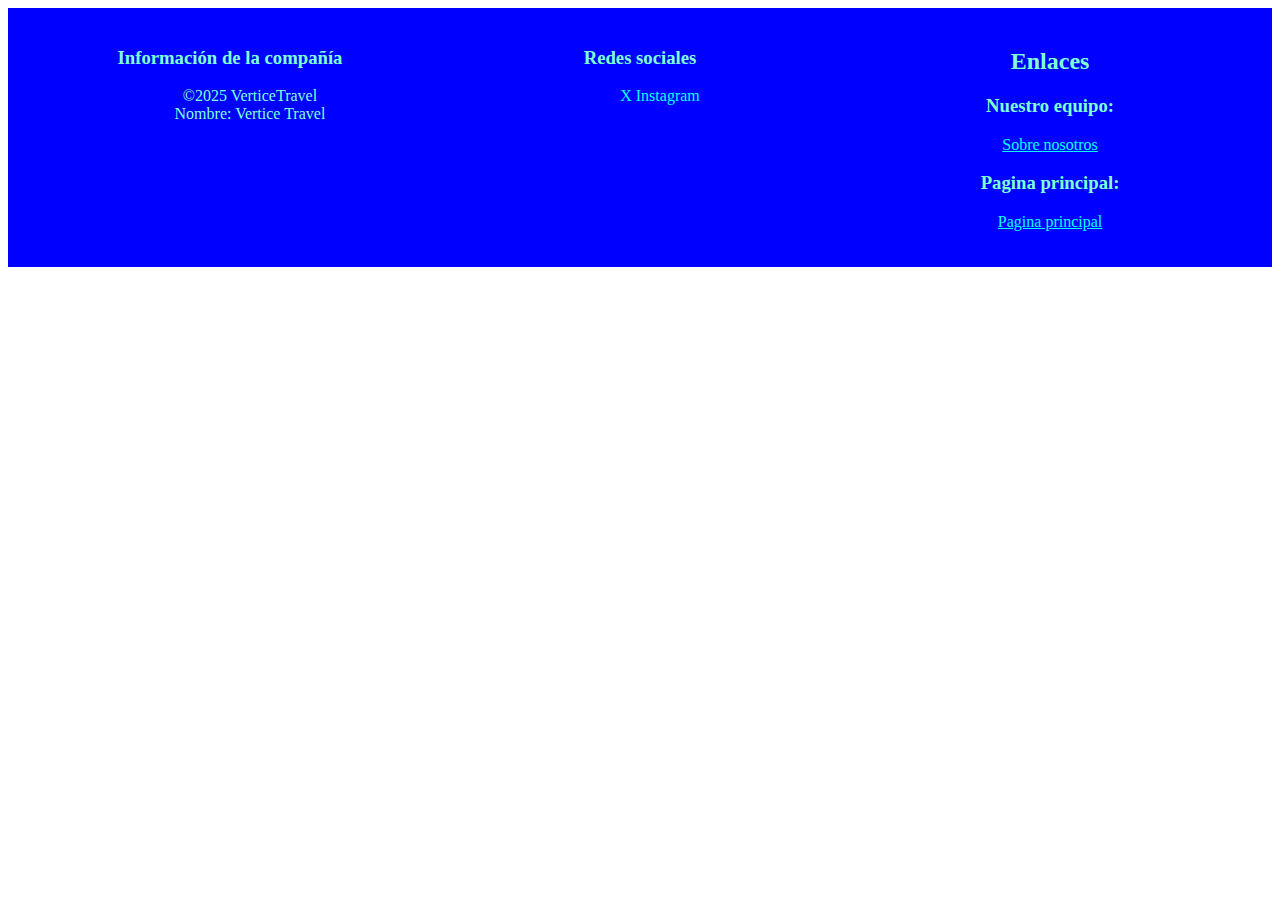
<file: html/index.html>
<!DOCTYPE html>
<html lang="es">
<head>
    <meta charset="UTF-8">
    <meta name="viewport" content="width=device-width, initial-scale=1.0" />
    <title>Vertice Travel</title>
    <link rel="stylesheet" href="css/footerStyle.css">
</head>
<body>
    <header></header>
    <main></main>
    <footer>
        <section id="aboutUs">
            <h3>Información de la compañía</h3>
            <ul>
                <li>©2025 VerticeTravel</li>
                <li>Nombre: Vertice Travel</li>
            </ul>
        </section>
        <section id="socialMedia">
            <h3>Redes sociales</h3>
            <ul>
                <li>
                    <a src="https://x.com/VerticeTravel">X</a>
                    <a src="https://www.instagram.com/VerticeTravel">Instagram</a>
                </li>
            </ul>
        </section>
        <section id="links">
            <h2>Enlaces</h2>
                <h3>Nuestro equipo:</h3>
                    <p><a href="aboutUs.html">Sobre nosotros</a></p>
                <h3>Pagina principal:</h3>
                    <p><a href="index.html">Pagina principal</a></p>
        </section>
    </footer>
</body>
</html>
</file>
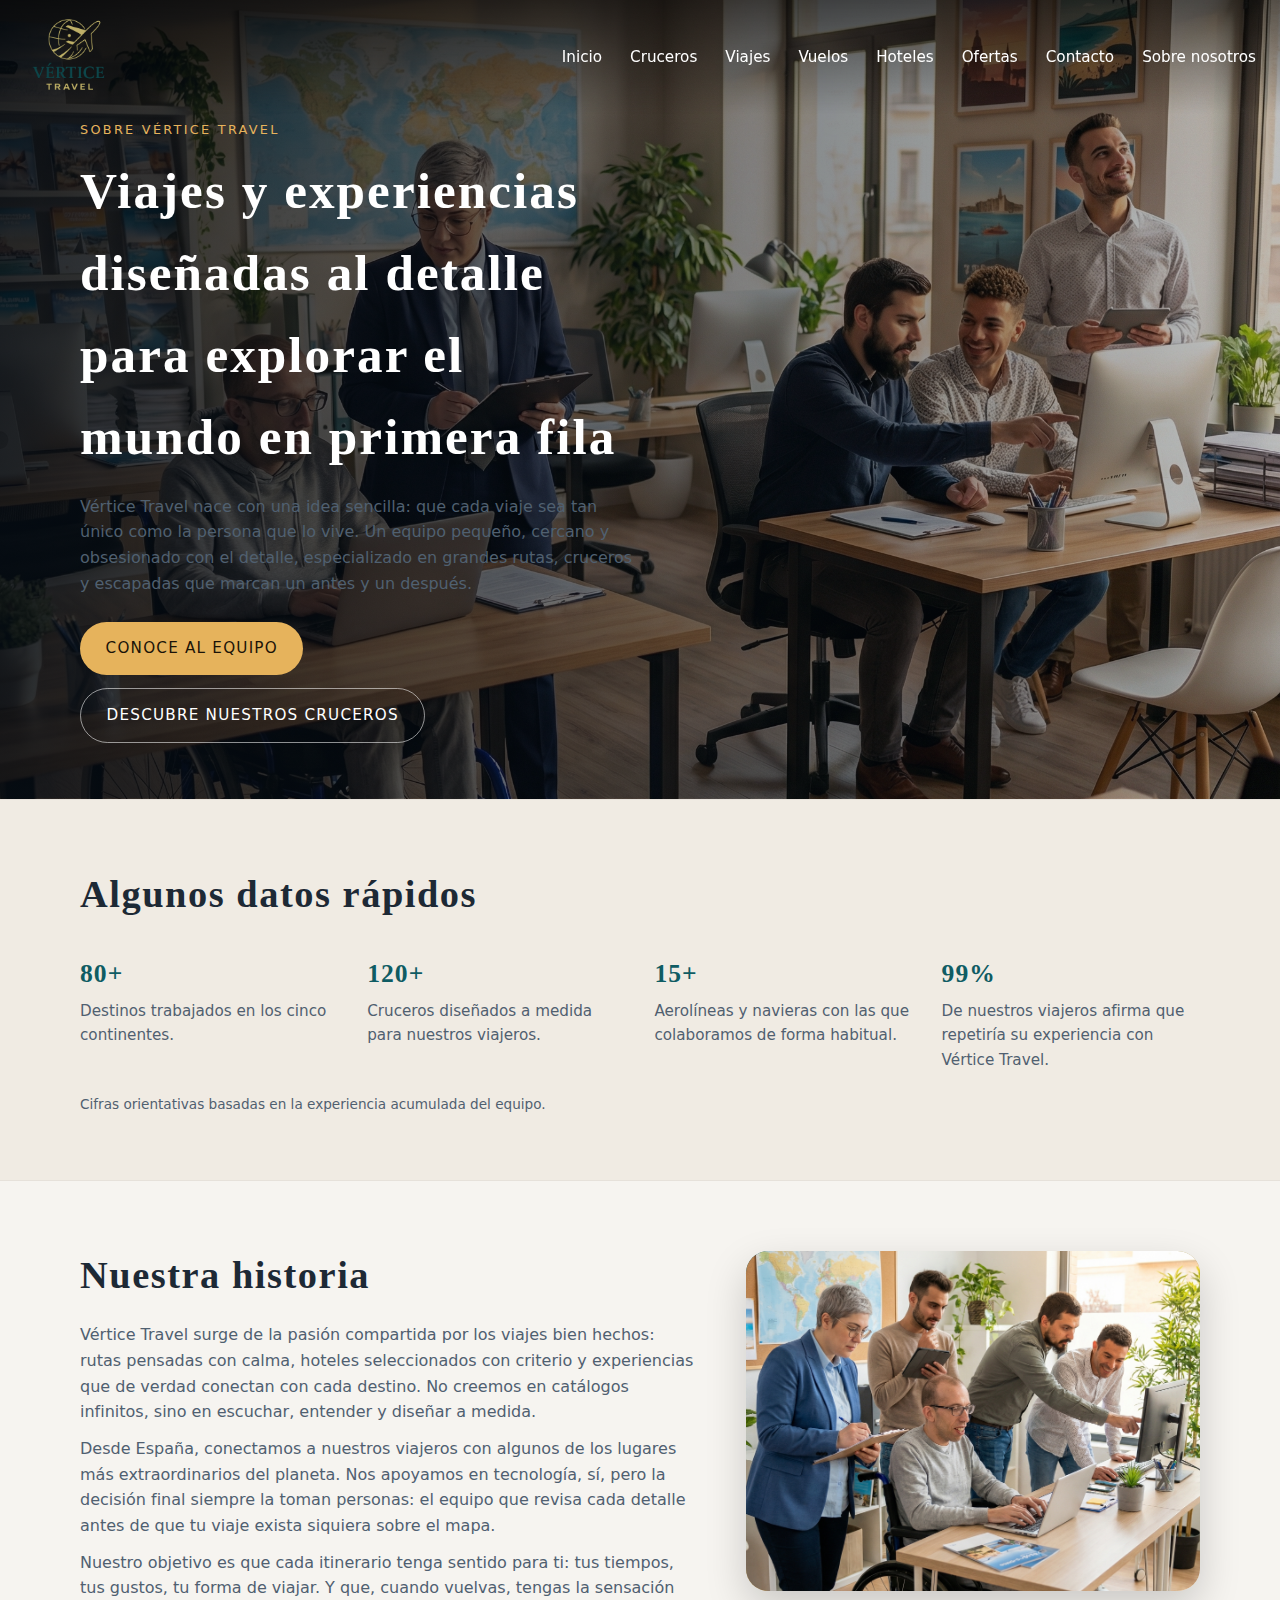
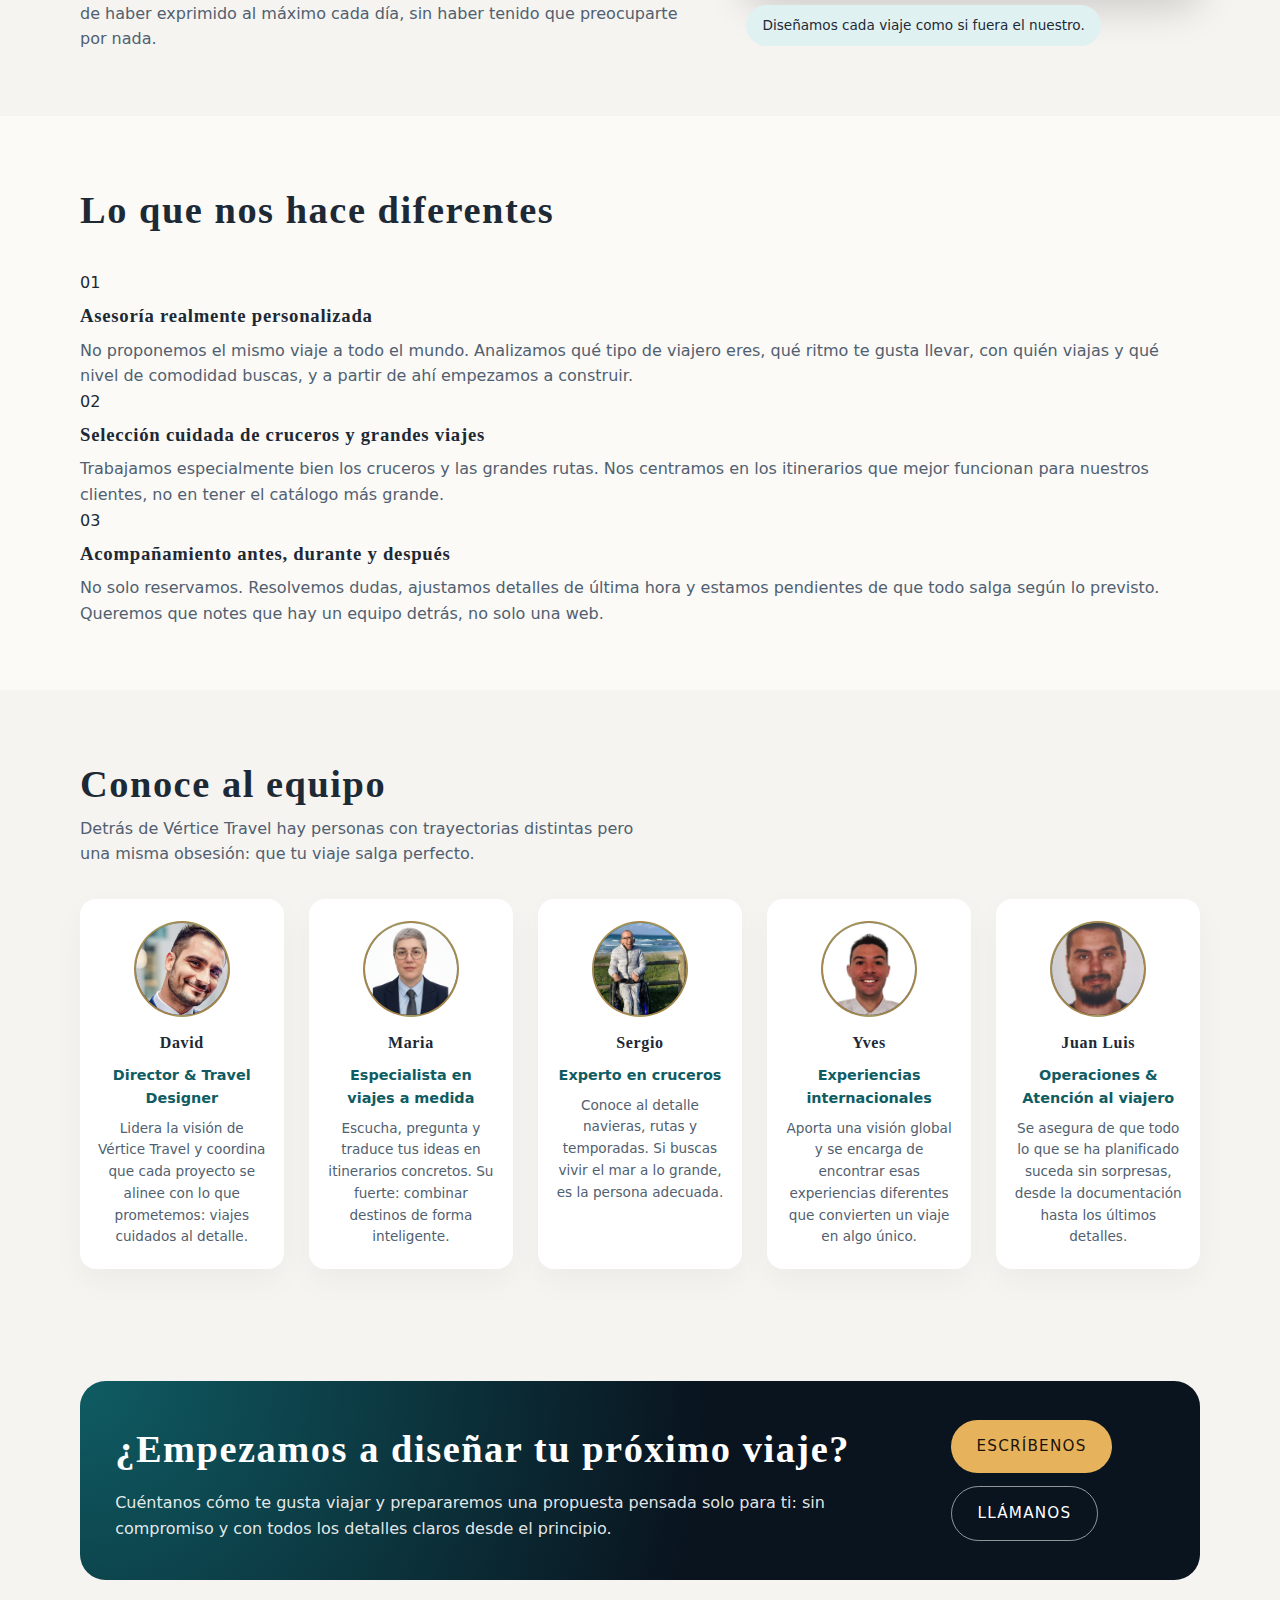
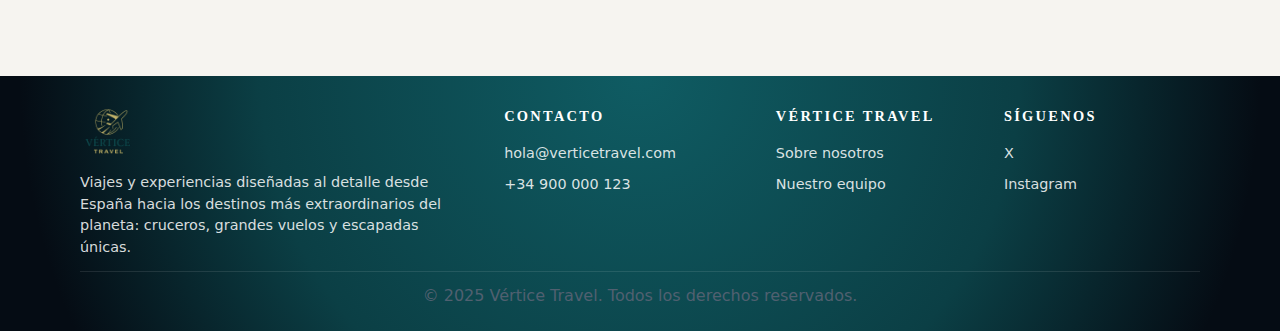
<file: html/aboutUs.html>
<!DOCTYPE html>
<html lang="es">
  <head>
    <meta charset="UTF-8" />
    <meta name="viewport" content="width=device-width, initial-scale=1.0" />
    <title>Sobre nosotros | Vértice Travel</title>

    <!-- Estilos base + específicos de la página -->
    <link rel="stylesheet" href="../css/base.css" />
    <link rel="stylesheet" href="../css/aboutUs.css" />
  </head>

  <body>
    <!-- HEADER FIJO TRANSPARENTE -->
    <header class="site-header site-header--about">
      <div class="navbar">
        <div class="navbarBrand">
          <!-- Logo clicable que lleva a Inicio -->
          <a href="index.html" class="nav-logo">
            <img
              src="../media/images/logoVerticeTravelDorado.png"
              alt="Vértice Travel"
              class="nav-logo-image"
            />
          </a>
        </div>

        <nav>
          <ul class="nav-links">
            <li><a href="../index.html">Inicio</a></li>
            <li><a href="html/cruises.html">Cruceros</a></li>
            <li><a href="html/trips.html">Viajes</a></li>
            <li><a href="html/flights.html">Vuelos</a></li>
            <li><a href="html/hotels.html">Hoteles</a></li>
            <li><a href="html/oferts.html">Ofertas</a></li>
            <li><a href="html/contact.html">Contacto</a></li>
            <li><a href="html/aboutUs.html">Sobre nosotros</a></li>
          </ul>
        </nav>
      </div>
    </header>

    <main class="about-page">
      <!-- HERO CON FOTO DE FONDO A PANTALLA ANCHA -->
      <section class="about-hero">
        <div class="container about-hero-layout">
          <div class="about-hero-text">
            <p class="eyebrow">Sobre Vértice Travel</p>
            <h1>
              Viajes y experiencias diseñadas al detalle para explorar el mundo
              en primera fila
            </h1>
            <p>
              Vértice Travel nace con una idea sencilla: que cada viaje sea tan
              único como la persona que lo vive. Un equipo pequeño, cercano y
              obsesionado con el detalle, especializado en grandes rutas,
              cruceros y escapadas que marcan un antes y un después.
            </p>

            <div class="about-hero-actions">
              <a href="#equipo" class="btn btn-primary">Conoce al equipo</a>
              <a href="cruises.html" class="btn btn-ghost">
                Descubre nuestros cruceros
              </a>
            </div>
          </div>
        </div>
      </section>

      <!-- FAST FACTS -->
      <section class="about-facts section">
        <div class="container">
          <h2 class="section-title">Algunos datos rápidos</h2>

          <div class="facts-grid">
            <article class="fact-item">
              <h3>80+</h3>
              <p>Destinos trabajados en los cinco continentes.</p>
            </article>
            <article class="fact-item">
              <h3>120+</h3>
              <p>Cruceros diseñados a medida para nuestros viajeros.</p>
            </article>
            <article class="fact-item">
              <h3>15+</h3>
              <p>
                Aerolíneas y navieras con las que colaboramos de forma habitual.
              </p>
            </article>
            <article class="fact-item">
              <h3>99%</h3>
              <p>
                De nuestros viajeros afirma que repetiría su experiencia con
                Vértice Travel.
              </p>
            </article>
          </div>

          <p class="facts-note">
            Cifras orientativas basadas en la experiencia acumulada del equipo.
          </p>
        </div>
      </section>

      <!-- NUESTRA HISTORIA -->
      <section class="about-story section">
        <div class="container about-story-layout">
          <div class="about-story-text">
            <h2>Nuestra historia</h2>
            <p>
              Vértice Travel surge de la pasión compartida por los viajes bien
              hechos: rutas pensadas con calma, hoteles seleccionados con
              criterio y experiencias que de verdad conectan con cada destino.
              No creemos en catálogos infinitos, sino en escuchar, entender y
              diseñar a medida.
            </p>
            <p>
              Desde España, conectamos a nuestros viajeros con algunos de los
              lugares más extraordinarios del planeta. Nos apoyamos en
              tecnología, sí, pero la decisión final siempre la toman personas:
              el equipo que revisa cada detalle antes de que tu viaje exista
              siquiera sobre el mapa.
            </p>
            <p>
              Nuestro objetivo es que cada itinerario tenga sentido para ti: tus
              tiempos, tus gustos, tu forma de viajar. Y que, cuando vuelvas,
              tengas la sensación de haber exprimido al máximo cada día, sin
              haber tenido que preocuparte por nada.
            </p>
          </div>

          <div class="about-story-media">
            <div class="about-story-imageWrapper">
              <img
                src="../media/images/aboutStoryTeam.jpg"
                alt="Equipo de Vértice Travel trabajando en la agencia"
                class="about-story-image"
              />
            </div>
            <div class="about-story-tag">
              Diseñamos cada viaje como si fuera el nuestro.
            </div>
          </div>
        </div>
      </section>

      <!-- PILARES -->
      <section class="about-pillars section">
        <div class="container">
          <h2 class="section-title">Lo que nos hace diferentes</h2>

          <div class="card-grid about-pillars-grid">
            <article class="card">
              <div class="card-body">
                <div class="card-meta">01</div>
                <h3>Asesoría realmente personalizada</h3>
                <p>
                  No proponemos el mismo viaje a todo el mundo. Analizamos qué
                  tipo de viajero eres, qué ritmo te gusta llevar, con quién
                  viajas y qué nivel de comodidad buscas, y a partir de ahí
                  empezamos a construir.
                </p>
              </div>
            </article>

            <article class="card">
              <div class="card-body">
                <div class="card-meta">02</div>
                <h3>Selección cuidada de cruceros y grandes viajes</h3>
                <p>
                  Trabajamos especialmente bien los cruceros y las grandes
                  rutas. Nos centramos en los itinerarios que mejor funcionan
                  para nuestros clientes, no en tener el catálogo más grande.
                </p>
              </div>
            </article>

            <article class="card">
              <div class="card-body">
                <div class="card-meta">03</div>
                <h3>Acompañamiento antes, durante y después</h3>
                <p>
                  No solo reservamos. Resolvemos dudas, ajustamos detalles de
                  última hora y estamos pendientes de que todo salga según lo
                  previsto. Queremos que notes que hay un equipo detrás, no solo
                  una web.
                </p>
              </div>
            </article>
          </div>
        </div>
      </section>

      <!-- EQUIPO -->
      <section id="equipo" class="about-team section">
        <div class="container">
          <header class="about-team-header">
            <h2>Conoce al equipo</h2>
            <p>
              Detrás de Vértice Travel hay personas con trayectorias distintas
              pero una misma obsesión: que tu viaje salga perfecto.
            </p>
          </header>

          <div class="team-grid">
            <!-- David -->
            <article class="team-card">
              <div class="team-photoWrapper">
                <img
                  src="../media/images/david.png"
                  alt="David, director y travel designer en Vértice Travel"
                  class="team-photo"
                />
              </div>
              <h3 class="team-name">David</h3>
              <p class="team-role">Director &amp; Travel Designer</p>
              <p class="team-bio">
                Lidera la visión de Vértice Travel y coordina que cada proyecto
                se alinee con lo que prometemos: viajes cuidados al detalle.
              </p>
            </article>

            <!-- Maria -->
            <article class="team-card">
              <div class="team-photoWrapper">
                <img
                  src="../media/images/Gemini_Generated_Image_1qdh3i1qdh3i1qdh.png"
                  alt="Maria, especialista en viajes a medida en Vértice Travel"
                  class="team-photo"
                />
              </div>
              <h3 class="team-name">Maria</h3>
              <p class="team-role">Especialista en viajes a medida</p>
              <p class="team-bio">
                Escucha, pregunta y traduce tus ideas en itinerarios concretos.
                Su fuerte: combinar destinos de forma inteligente.
              </p>
            </article>

            <!-- Sergio -->
            <article class="team-card">
              <div class="team-photoWrapper">
                <img
                  src="../media/images/sergio.jpg"
                  alt="Sergio, experto en cruceros en Vértice Travel"
                  class="team-photo"
                />
              </div>
              <h3 class="team-name">Sergio</h3>
              <p class="team-role">Experto en cruceros</p>
              <p class="team-bio">
                Conoce al detalle navieras, rutas y temporadas. Si buscas vivir
                el mar a lo grande, es la persona adecuada.
              </p>
            </article>

            <!-- Yves -->
            <article class="team-card">
              <div class="team-photoWrapper">
                <img
                  src="../media/images/yvesElianorPicture.png"
                  alt="Yves, especialista en experiencias internacionales en Vértice Travel"
                  class="team-photo"
                />
              </div>
              <h3 class="team-name">Yves</h3>
              <p class="team-role">Experiencias internacionales</p>
              <p class="team-bio">
                Aporta una visión global y se encarga de encontrar esas
                experiencias diferentes que convierten un viaje en algo único.
              </p>
            </article>

            <!-- Juan Luis -->
            <article class="team-card">
              <div class="team-photoWrapper">
                <img
                  src="../media/images/juan.jpg"
                  alt="Juan Luis, operaciones y atención al viajero en Vértice Travel"
                  class="team-photo"
                />
              </div>
              <h3 class="team-name">Juan Luis</h3>
              <p class="team-role">Operaciones &amp; Atención al viajero</p>
              <p class="team-bio">
                Se asegura de que todo lo que se ha planificado suceda sin
                sorpresas, desde la documentación hasta los últimos detalles.
              </p>
            </article>
          </div>
        </div>
      </section>

      <!-- CTA FINAL -->
      <section class="about-cta-final section">
        <div class="container about-cta-box">
          <div class="about-cta-text">
            <h2>¿Empezamos a diseñar tu próximo viaje?</h2>
            <p>
              Cuéntanos cómo te gusta viajar y prepararemos una propuesta
              pensada solo para ti: sin compromiso y con todos los detalles
              claros desde el principio.
            </p>
          </div>
          <div class="about-cta-actions">
            <a href="mailto:hola@verticetravel.com" class="btn btn-primary">
              Escríbenos
            </a>
            <a href="tel:+34900000123" class="btn btn-ghost">Ll&#225;manos</a>
          </div>
        </div>
      </section>
    </main>

    <!-- FOOTER -->
    <footer class="site-footer">
      <div class="container footer-grid">
        <div class="footer-brand">
          <img
            src="../media/images/logoVerticeTravelDorado.png"
            alt="Vértice Travel"
            class="footerLogo"
          />
          <p>
            Viajes y experiencias diseñadas al detalle desde España hacia los
            destinos más extraordinarios del planeta: cruceros, grandes vuelos y
            escapadas únicas.
          </p>
        </div>

        <div class="footerColumn">
          <h3 class="footerTitle">Contacto</h3>
          <ul class="footer-links">
            <li>
              <a href="mailto:hola@verticetravel.com">hola@verticetravel.com</a>
            </li>
            <li><a href="tel:+34900000123">+34 900 000 123</a></li>
          </ul>
        </div>

        <div class="footerColumn">
          <h3 class="footerTitle">Vértice Travel</h3>
          <ul class="footer-links">
            <li><a href="aboutUs.html">Sobre nosotros</a></li>
            <li><a href="#equipo">Nuestro equipo</a></li>
          </ul>
        </div>

        <div class="footerColumn">
          <h3 class="footerTitle">Síguenos</h3>
          <ul class="footer-links">
            <li>
              <a
                href="https://x.com/VerticeTravel"
                target="_blank"
                rel="noopener noreferrer"
              >
                X
              </a>
            </li>
            <li>
              <a
                href="https://www.instagram.com/VerticeTravel"
                target="_blank"
                rel="noopener noreferrer"
              >
                Instagram
              </a>
            </li>
          </ul>
        </div>
      </div>

      <div class="container footer-bottom">
        <p>© 2025 Vértice Travel. Todos los derechos reservados.</p>
      </div>
    </footer>

    <script src="../js/aboutUs.js"></script>
  </body>
</html>
</file>
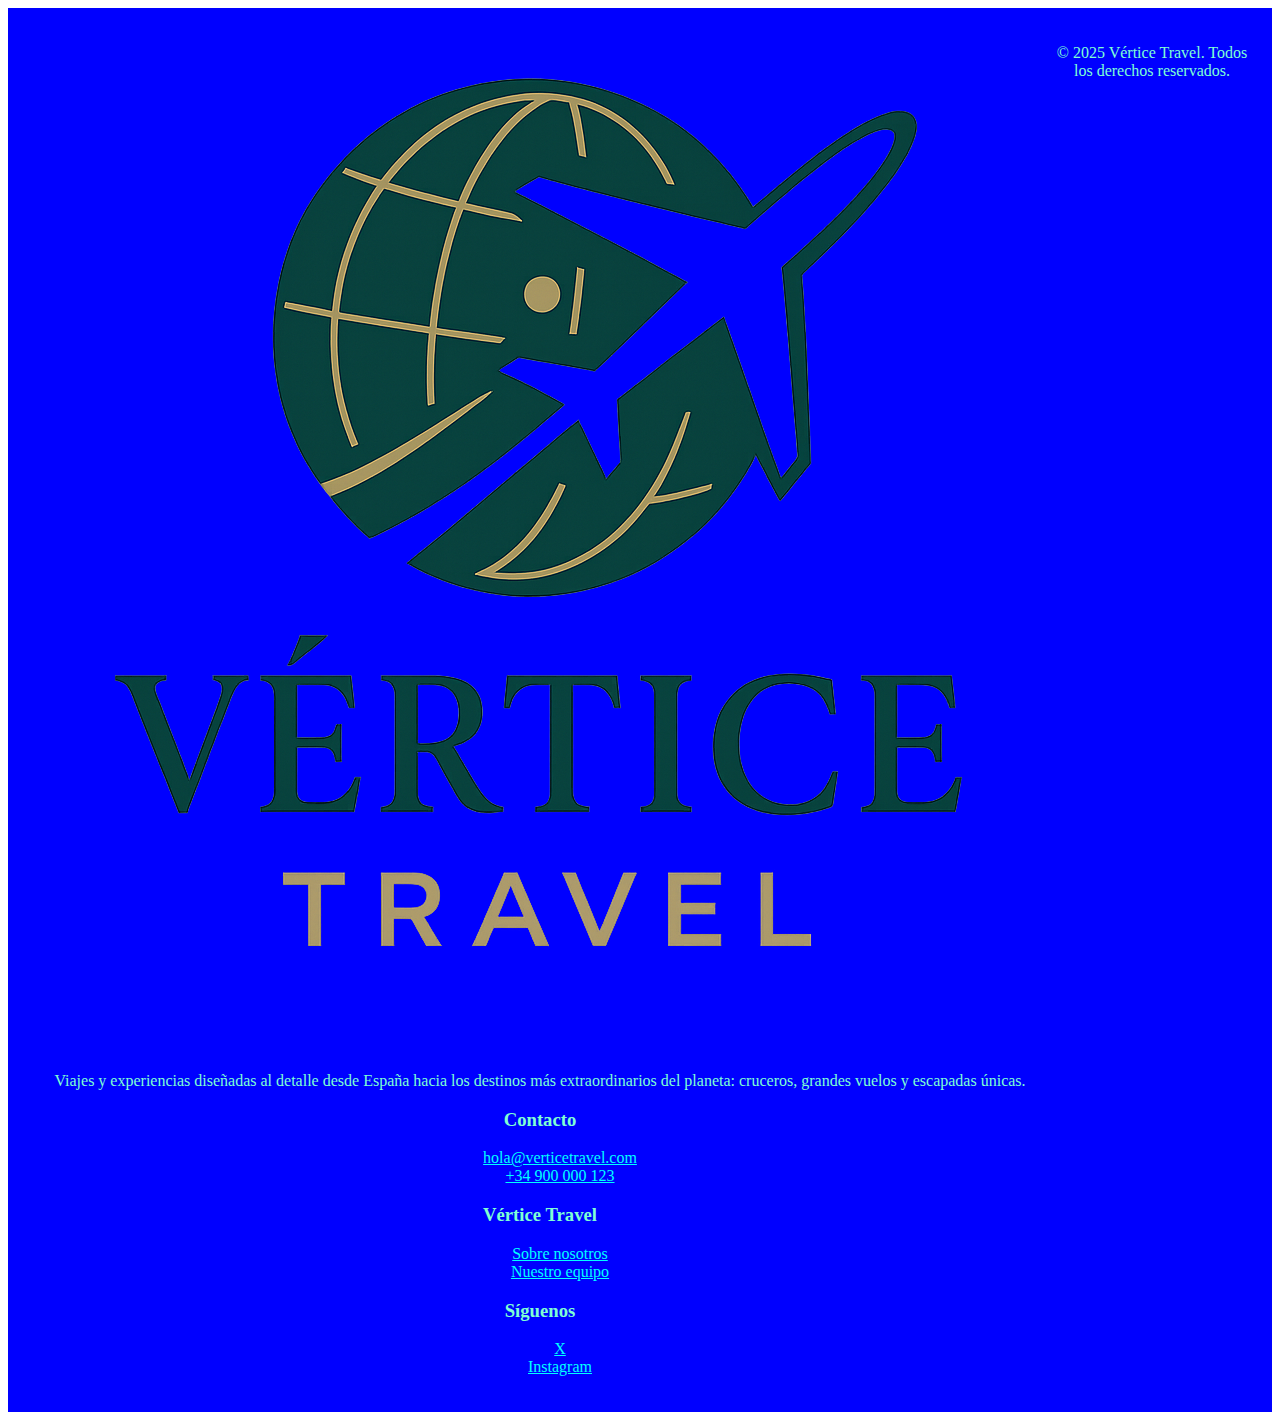
<file: html/footer.html>
<!DOCTYPE html>
<html lang="es">
<head>
    <meta charset="UTF-8">
    <meta name="viewport" content="width=device-width, initial-scale=1.0" />
    <title>Vertice Travel</title>
    <link rel="stylesheet" href="css/footerStyle.css">
</head>
<body>
    <header></header>
    <main></main>
  <footer class="site-footer">
      <div class="container footer-grid">
        <div class="footer-brand">
          <img
            src="../media/images/footer.png"
            alt="Vértice Travel"
            class="footerLogo"
          />
          <p>
            Viajes y experiencias diseñadas al detalle desde España hacia los
            destinos más extraordinarios del planeta: cruceros, grandes vuelos
            y escapadas únicas.
          </p>
        </div>
        <div class="footerColumn">
          <h3 class="footerTitle">Contacto</h3>
          <ul class="footer-links">
            <li><a href="mailto:hola@verticetravel.com">hola@verticetravel.com</a></li>
            <li><a href="tel:+34900000123">+34 900 000 123</a></li>
          </ul>
        </div>
        <div class="footerColumn">
          <h3 class="footerTitle">Vértice Travel</h3>
          <ul class="footer-links">
            <li><a href="aboutUs.html">Sobre nosotros</a></li>
            <li><a href="#equipo">Nuestro equipo</a></li>
          </ul>
        </div>
        <div class="footerColumn">
          <h3 class="footerTitle">Síguenos</h3>
          <ul class="footer-links">
            <li>
              <a href="https://x.com/VerticeTravel" target="_blank" rel="noopener noreferrer">
                X
              </a>
            </li>
            <li>
              <a href="https://www.instagram.com/VerticeTravel" target="_blank" rel="noopener noreferrer">
                Instagram
              </a>
            </li>
          </ul>
        </div>
      </div>
      <div class="container footer-bottom">
        <p>© 2025 Vértice Travel. Todos los derechos reservados.</p>
      </div>
    </footer>
</body>
</html>
</file>
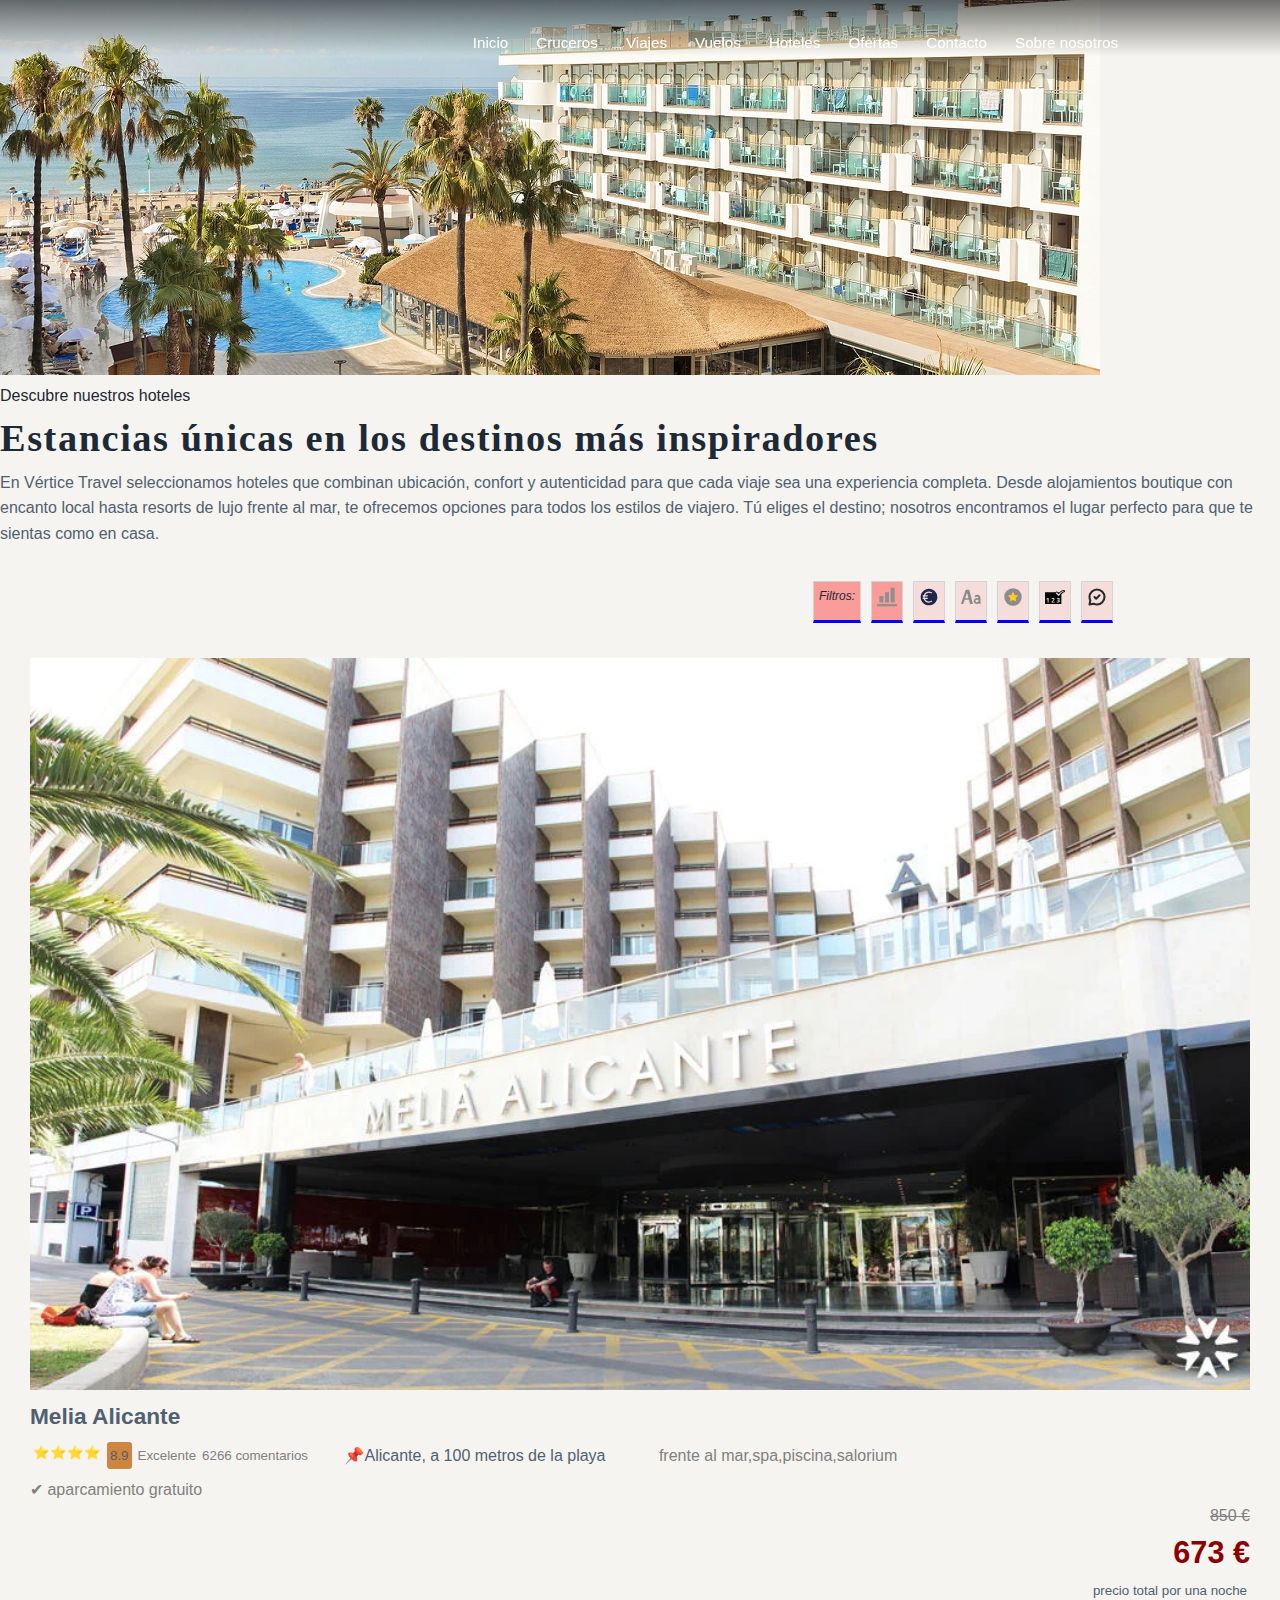
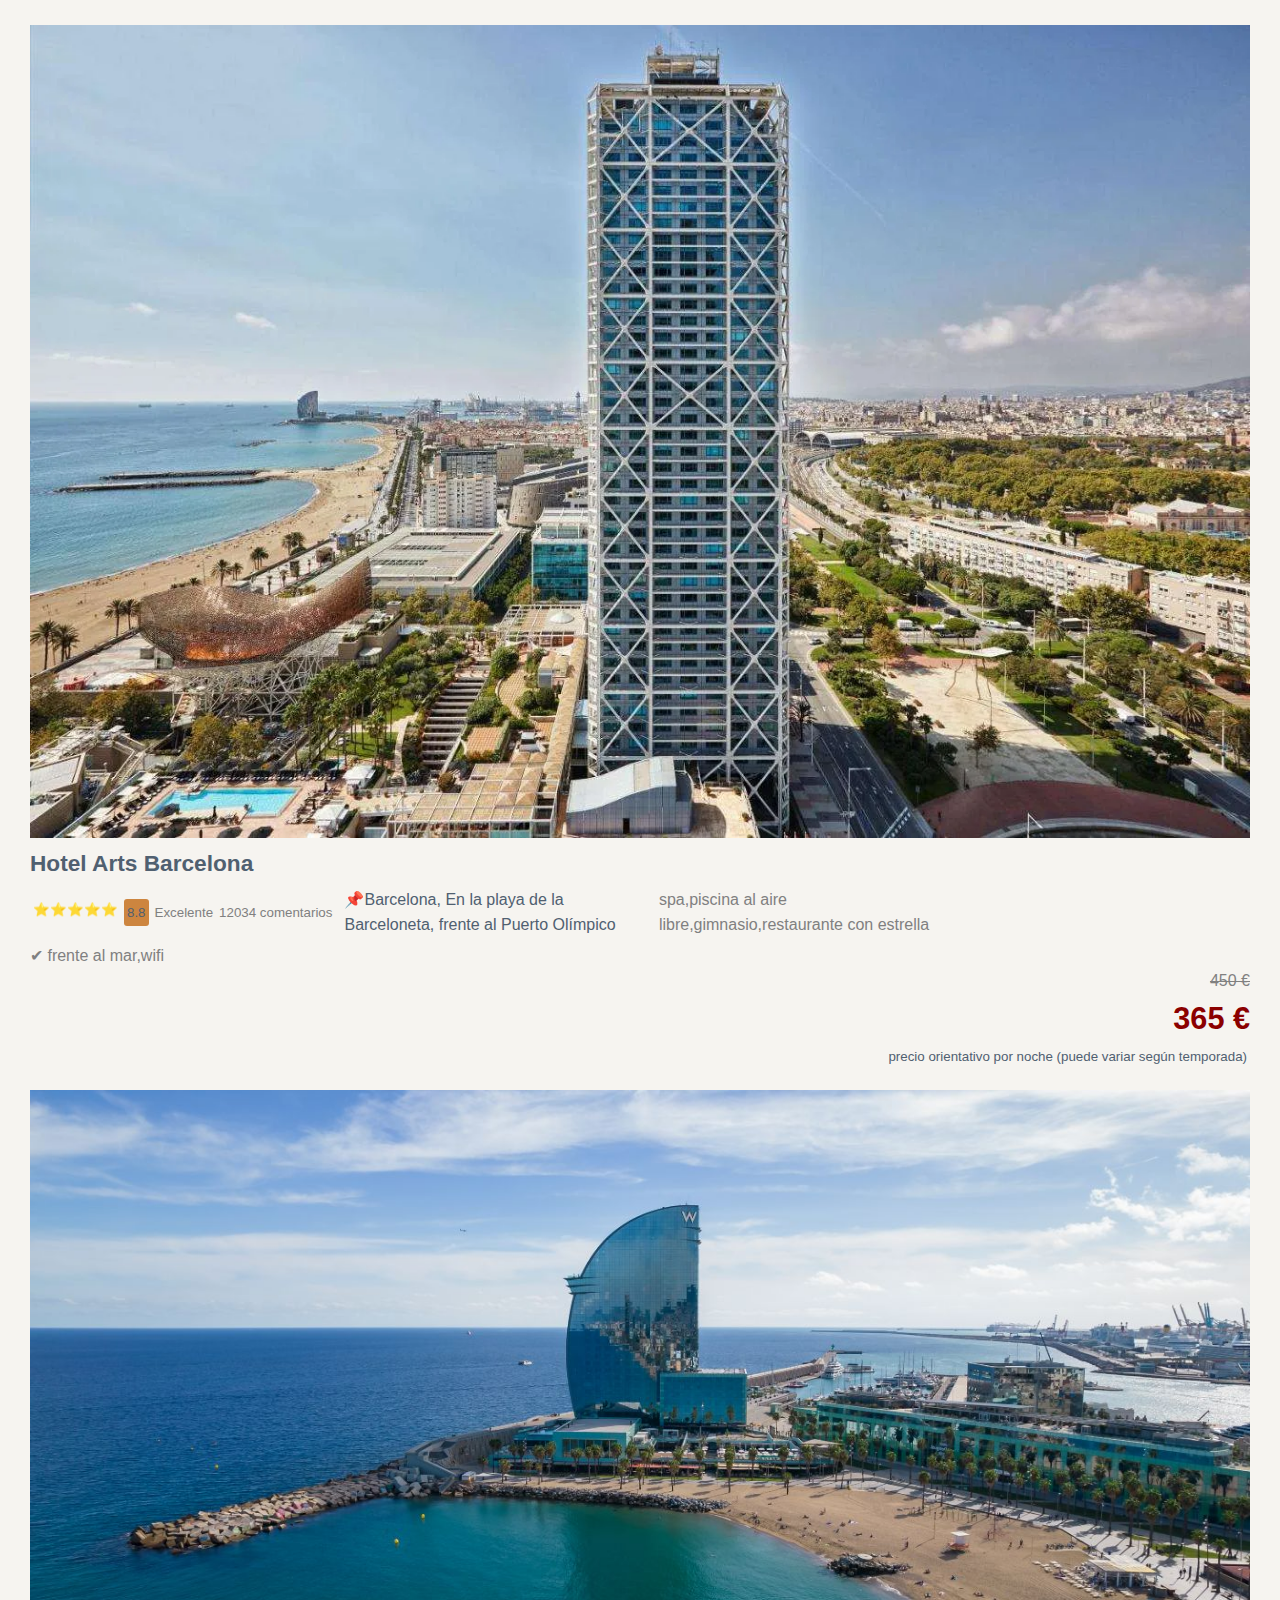
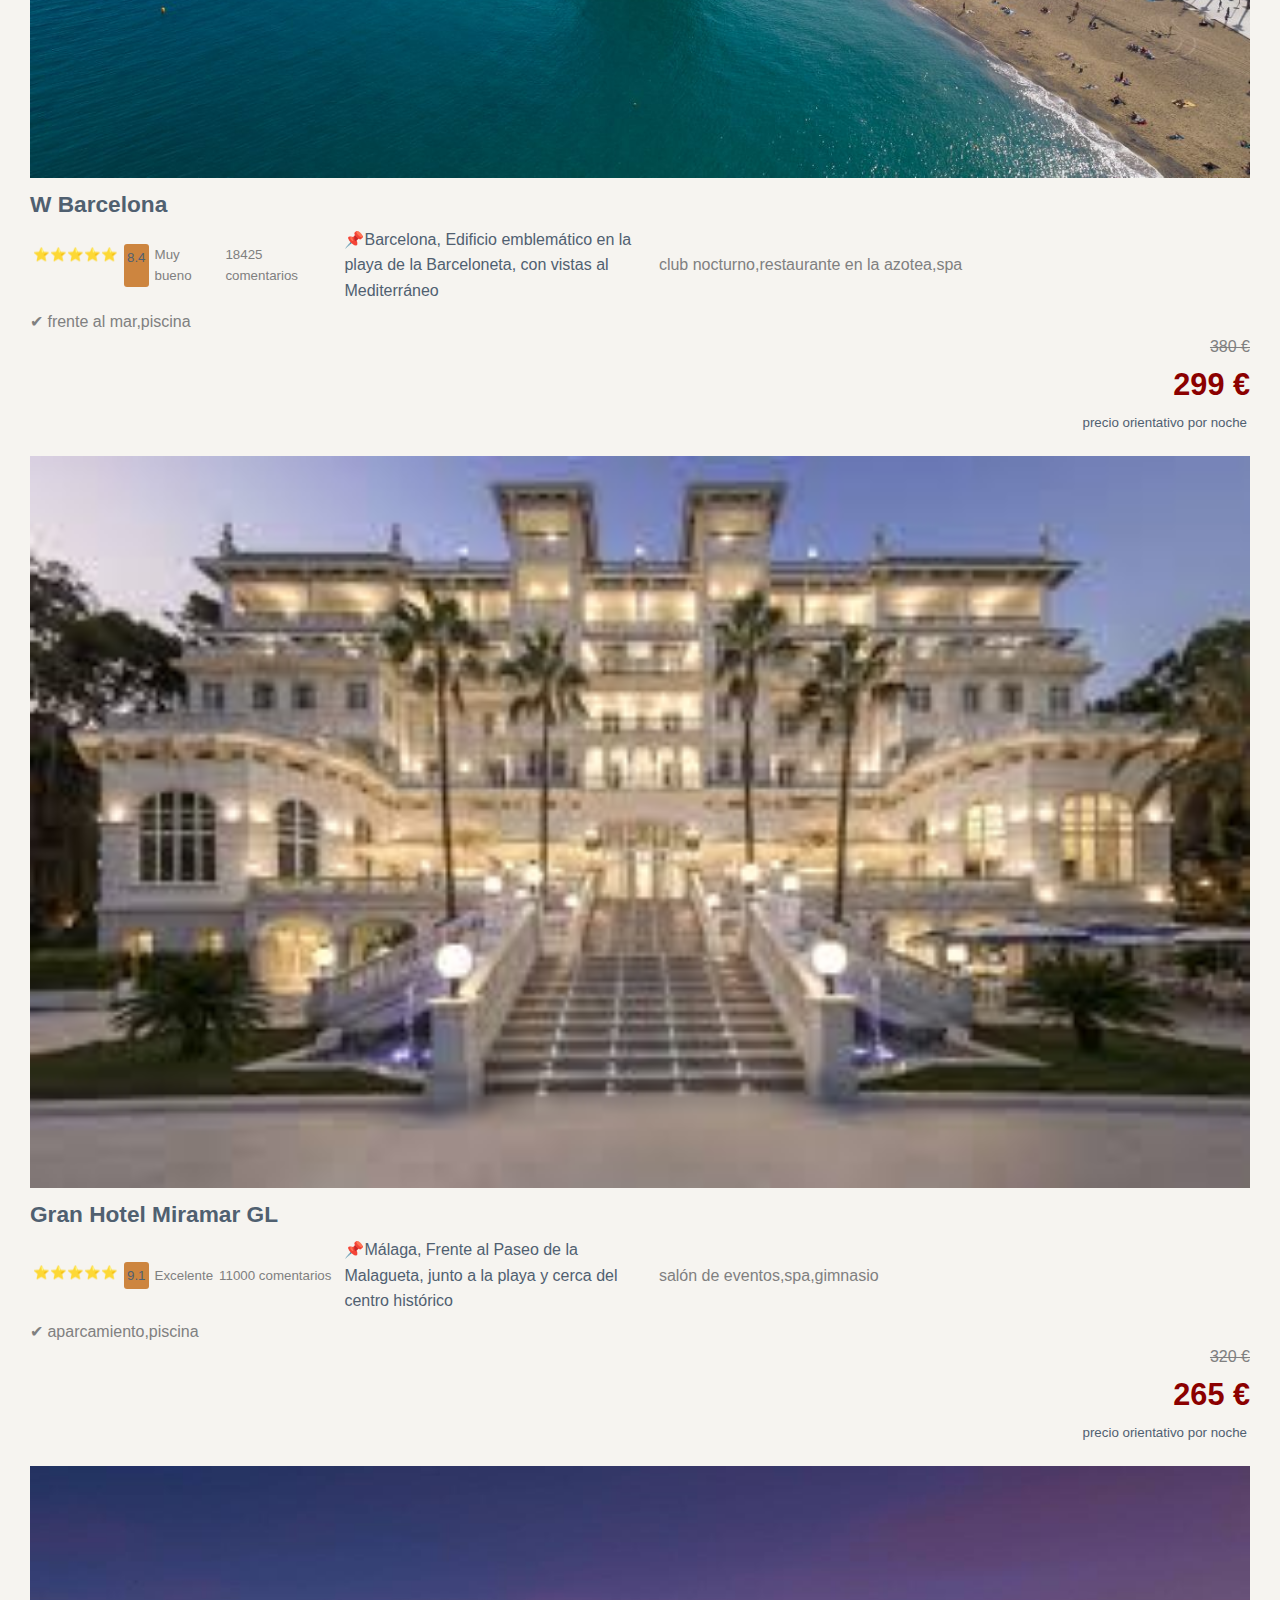
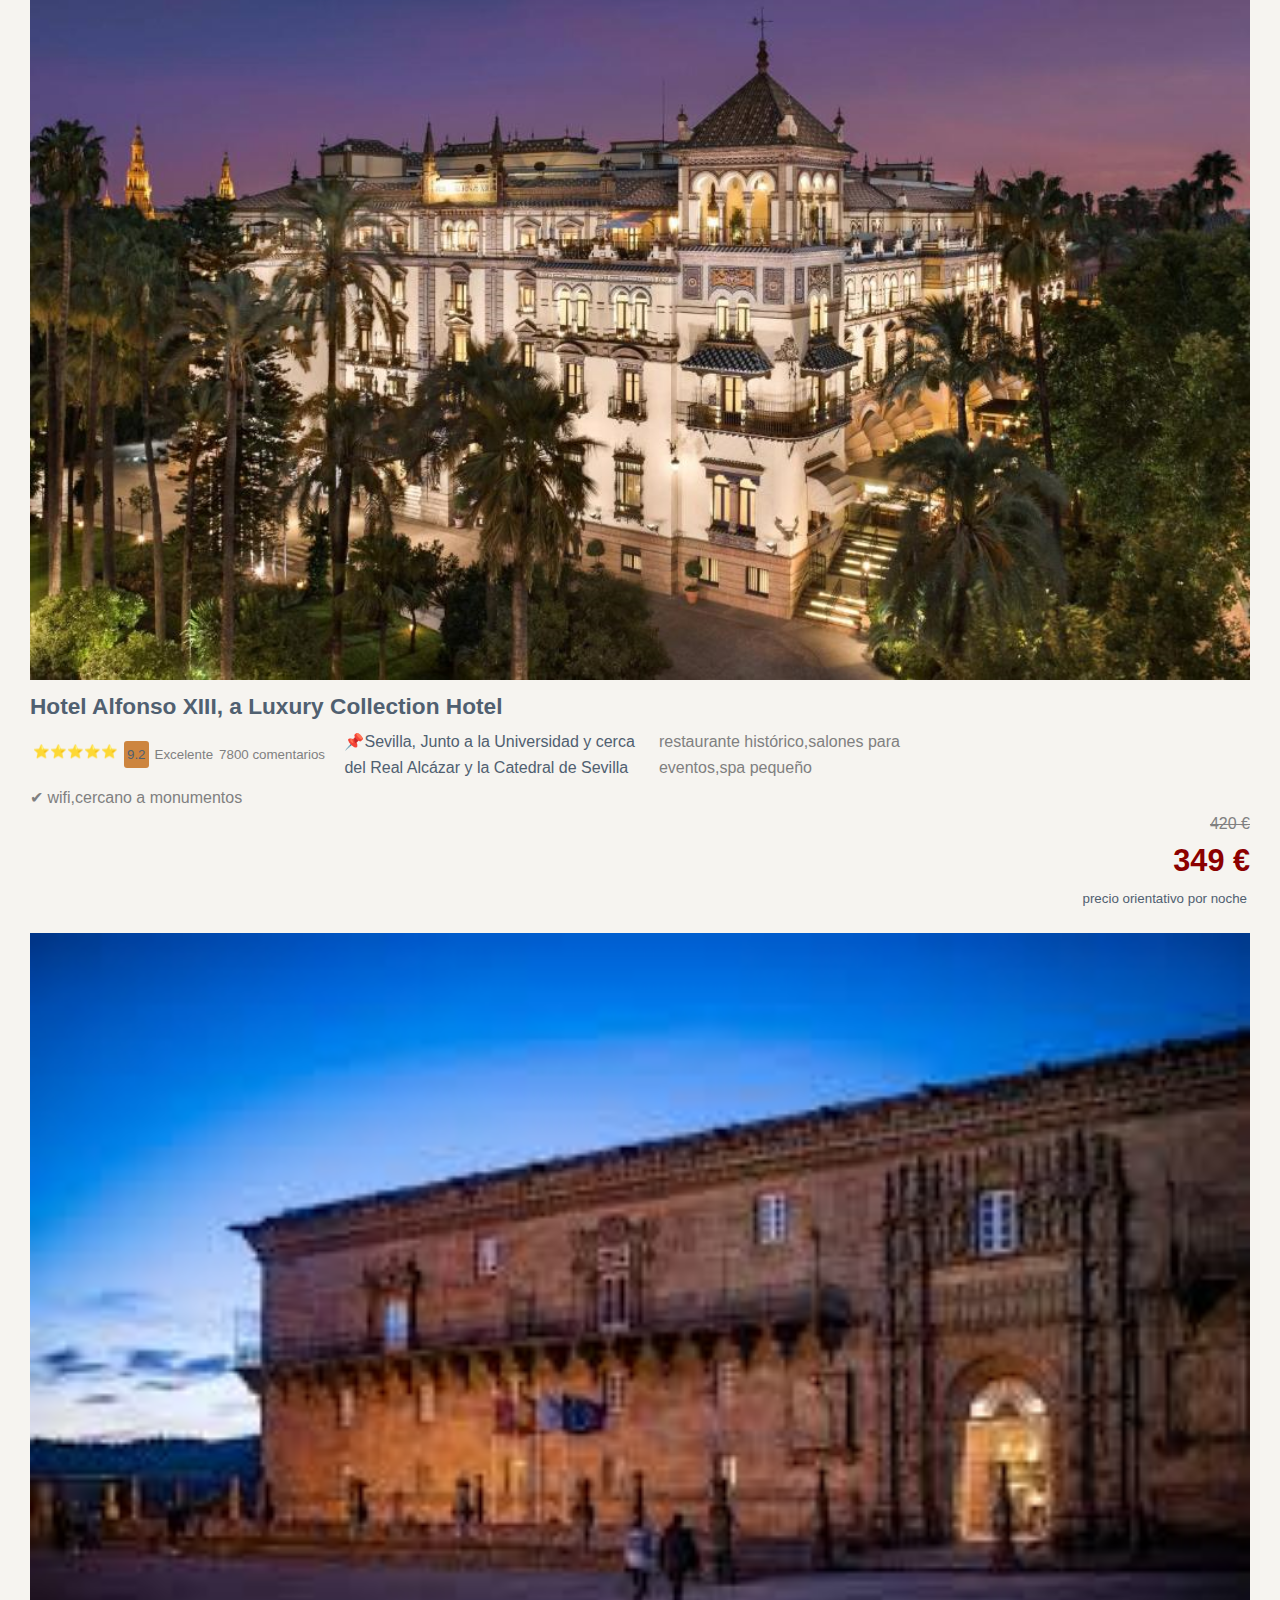
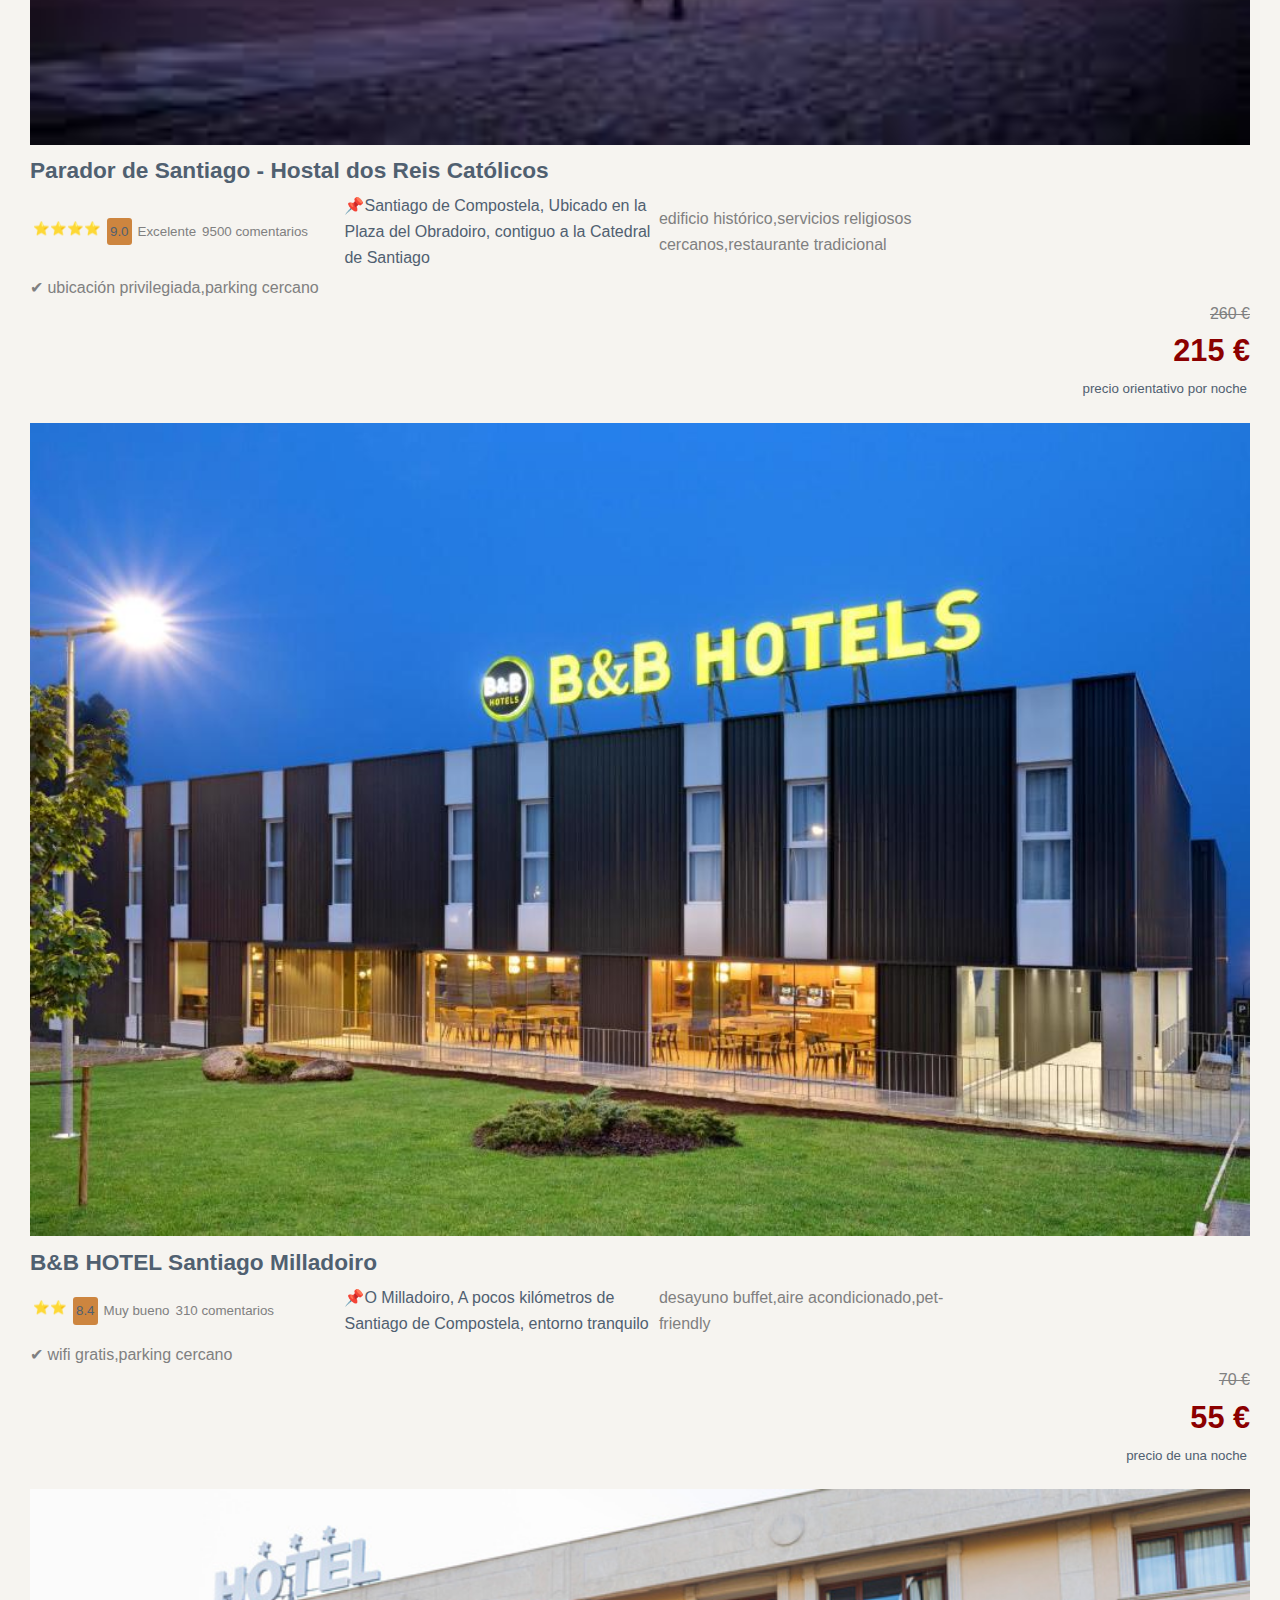
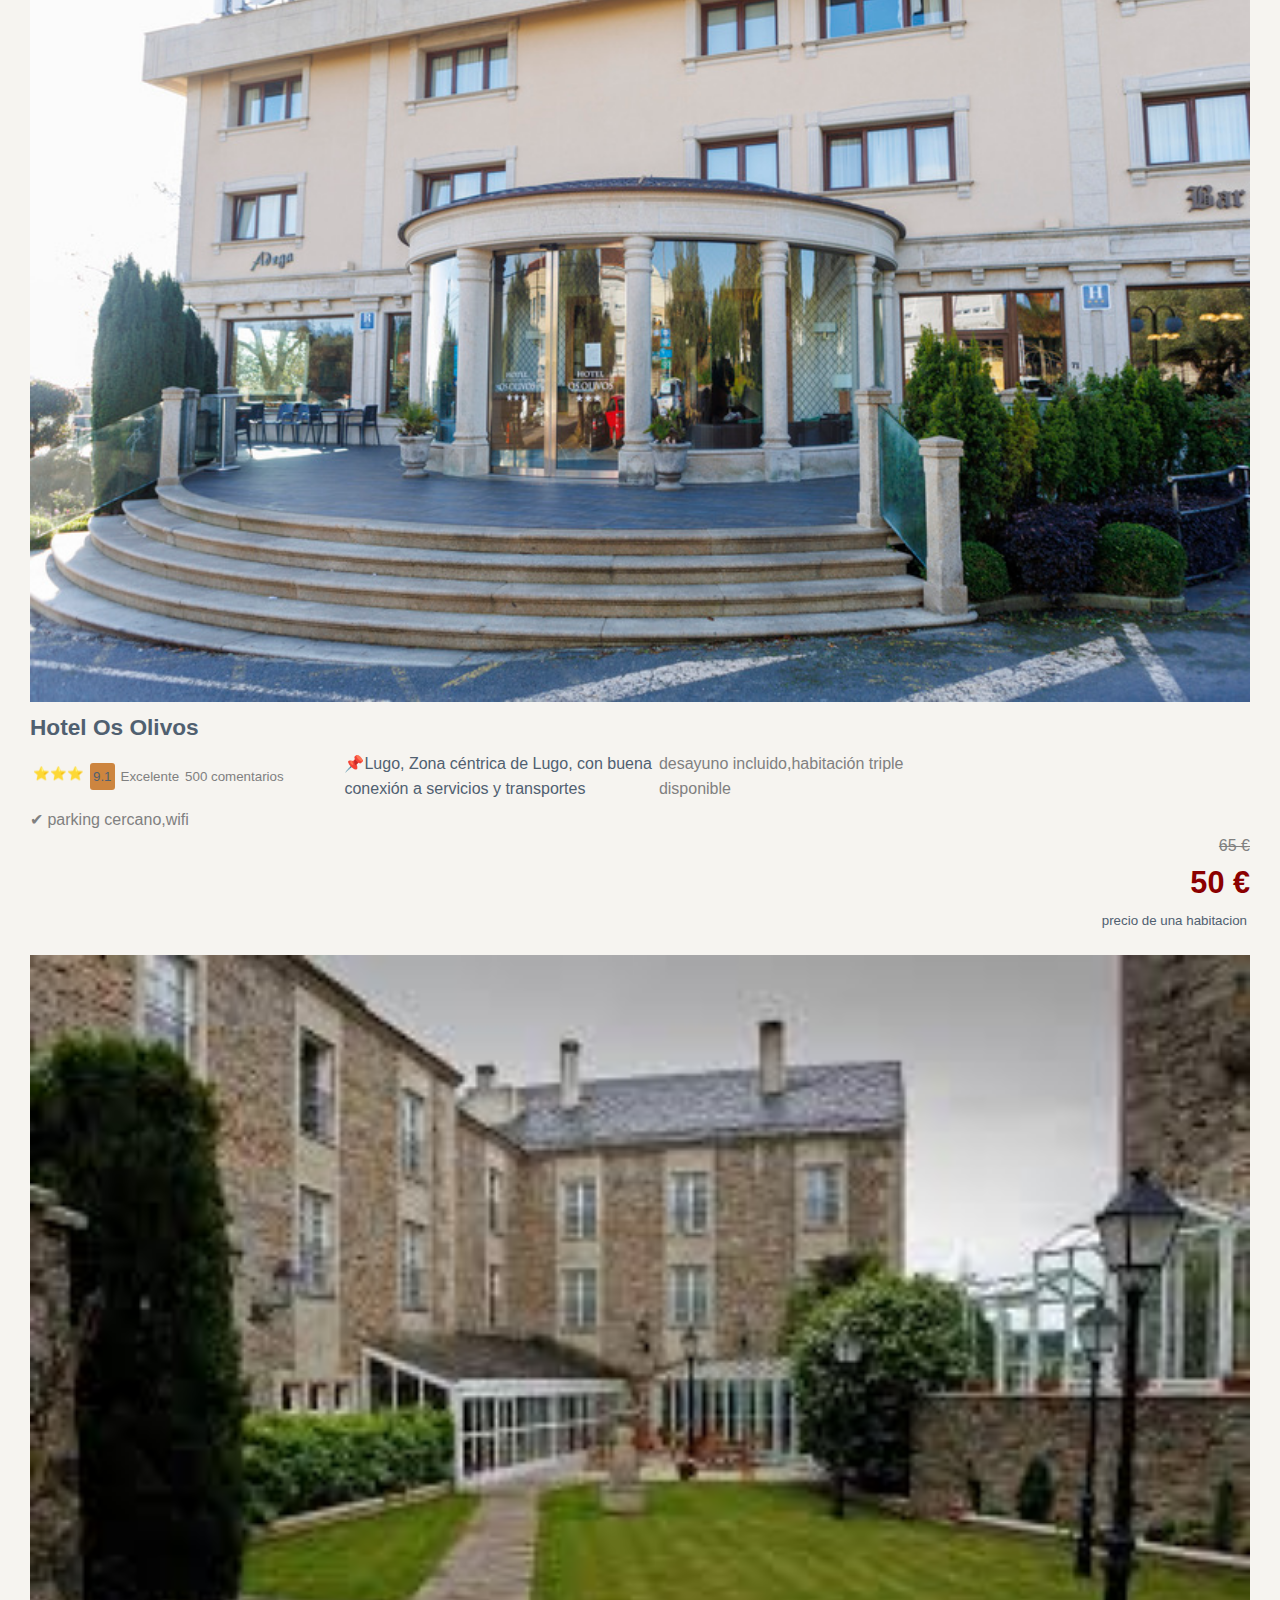
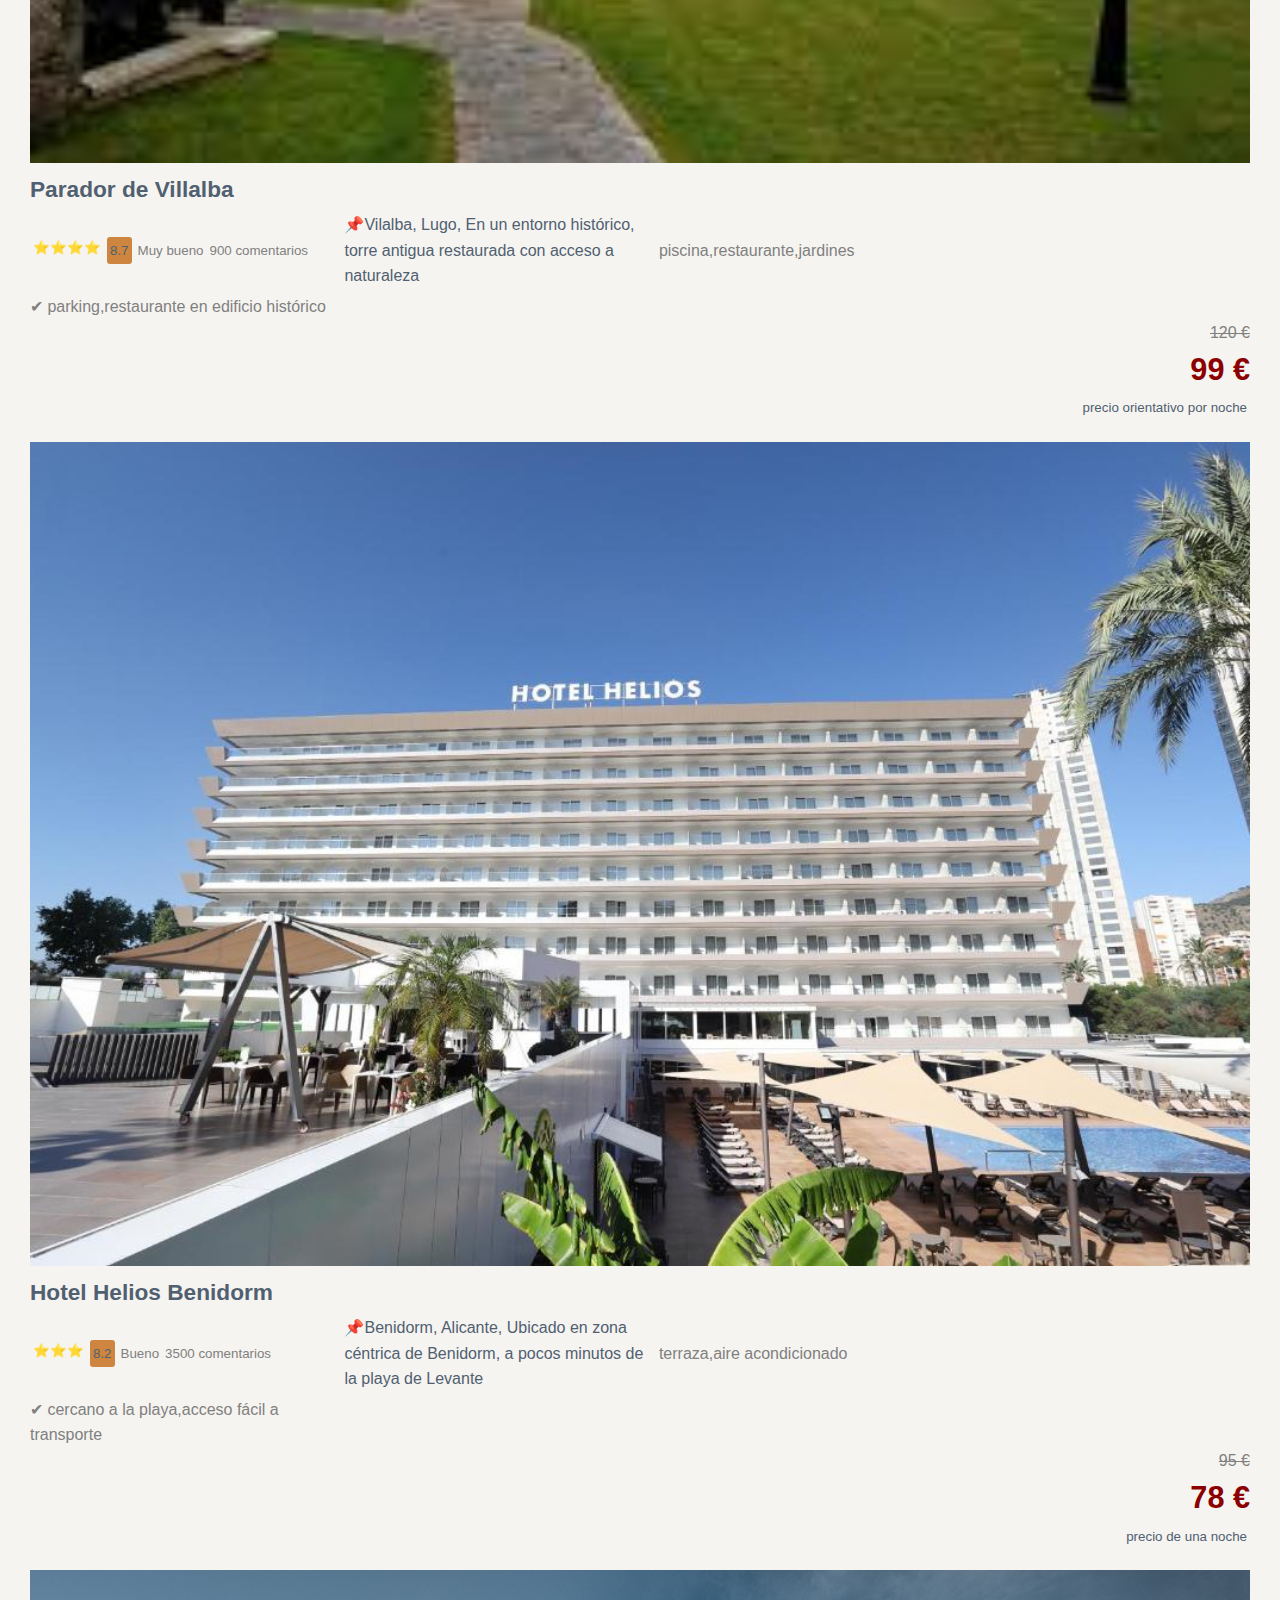
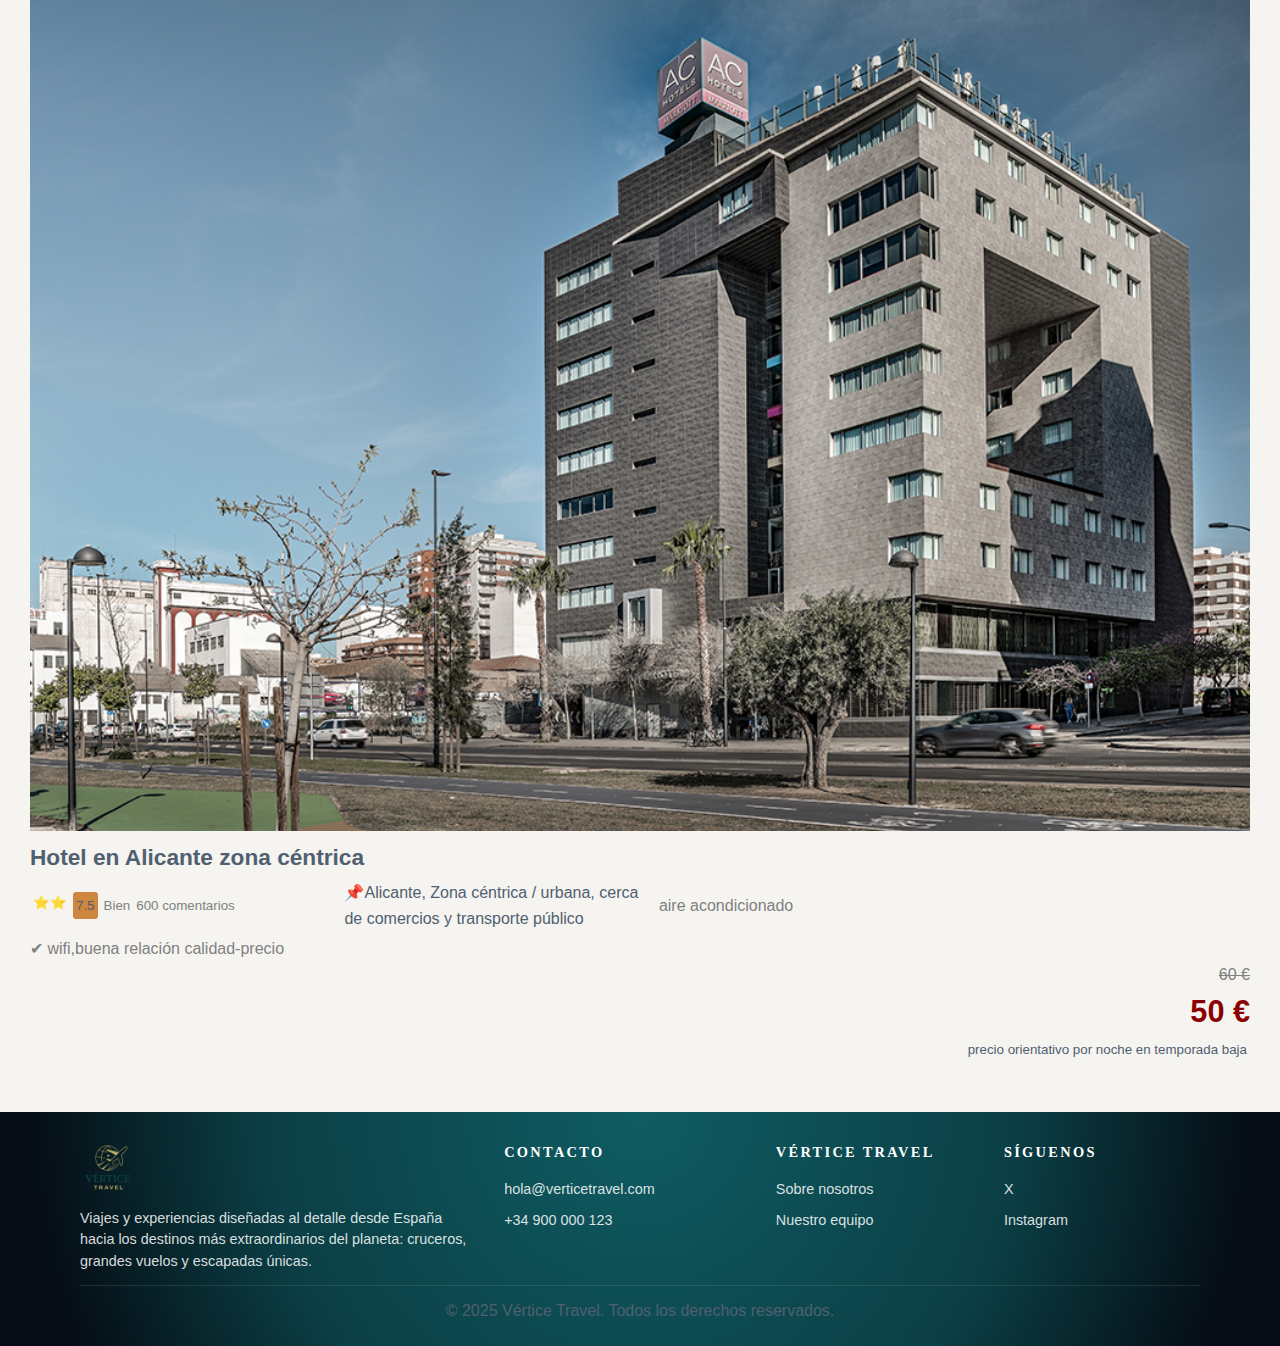
<file: html/hotels.html>
<!DOCTYPE html>
<!-- v2 navbar paths, force deploy -->
<html>
  <head>
    <meta charset="utf-8" />
    <meta http-equiv="X-UA-Compatible" content="IE=edge" />
    <title>Vertice Travel | Hotels</title>
    <meta name="viewport" content="width=device-width, initial-scale=1" />
    <link
      rel="stylesheet"
      type="text/css"
      media="screen"
      href="../css/hotels.css"
    />
    <link
      rel="stylesheet"
      type="text/css"
      media="screen"
      href="../css/base.css"
    />
    <script src="../js/hotels.js" defer></script>
  </head>

  <body>
    <header class="site-header">
      <nav>
        <ul class="nav-links">
          <li><a href="../index.html">Inicio</a></li>
          <li><a href="html/cruises.html">Cruceros</a></li>
          <li><a href="html/trips.html">Viajes</a></li>
          <li><a href="html/flights.html">Vuelos</a></li>
          <li><a href="html/hotels.html">Hoteles</a></li>
          <li><a href="html/oferts.html">Ofertas</a></li>
          <li><a href="html/contact.html">Contacto</a></li>
          <li><a href="html/aboutUs.html">Sobre nosotros</a></li>
        </ul>
      </nav>
    </header>

    <img class="imageNavMain" src="../media/images/hotels/hotelesNavMain.png" />

    <main id="hotelsMain">
      <section class="world-section" id="world-section">
        <div class="world-header">
          <span class="world-eyebrow">Descubre nuestros hoteles</span>
          <h2 class="world-title">
            Estancias únicas en los destinos más inspiradores
          </h2>
          <p class="world-intro">
            En Vértice Travel seleccionamos hoteles que combinan ubicación,
            confort y autenticidad para que cada viaje sea una experiencia
            completa. Desde alojamientos boutique con encanto local hasta
            resorts de lujo frente al mar, te ofrecemos opciones para todos los
            estilos de viajero. Tú eliges el destino; nosotros encontramos el
            lugar perfecto para que te sientas como en casa.
          </p>
        </div>
      </section>
    </main>

    <nav>
      <div class="navElement text" title="ordenar por..."><i>Filtros:</i></div>
      <div class="navElement main">
        <img
          class="icons"
          src="../media/images/hotels/iconBarGraph.svg"
          title="orden ascendente"
        />
      </div>
      <div class="navElement" onclick="jsonSortingCards('precio')">
        <img
          class="icons"
          src="../media/images/hotels/iconPrice.svg"
          title="precio"
        />
      </div>
      <div class="navElement" onclick="jsonSortingCards('ciudad')">
        <img
          class="icons"
          src="../media/images/hotels/iconCharacter.svg"
          title="ciudad"
        />
      </div>
      <div class="navElement" onclick="jsonSortingCards('categoria')">
        <img
          class="icons"
          src="../media/images/hotels/iconRating.svg"
          title="categoria"
        />
      </div>
      <div class="navElement" onclick="jsonSortingCards('puntuacion')">
        <img
          class="icons"
          src="../media/images/hotels/iconNumbers.svg"
          title="puntuacion"
        />
      </div>
      <div class="navElement" onclick="jsonSortingCards('comentarios')">
        <img
          class="icons"
          src="../media/images/hotels/iconComentaries.svg"
          title="comentarios"
        />
      </div>
    </nav>

    <div id="hotelCards"></div>

    <footer class="site-footer">
      <div class="container footer-grid">
        <div class="footer-brand">
          <img
            src="../media/images/logoVerticeTravelDorado.png"
            alt="Vértice Travel"
            class="footerLogo"
          />
          <p>
            Viajes y experiencias diseñadas al detalle desde España hacia los
            destinos más extraordinarios del planeta: cruceros, grandes vuelos y
            escapadas únicas.
          </p>
        </div>

        <div class="footerColumn">
          <h3 class="footerTitle">Contacto</h3>
          <ul class="footer-links">
            <li>
              <a href="mailto:hola@verticetravel.com">hola@verticetravel.com</a>
            </li>
            <li><a href="tel:+34900000123">+34 900 000 123</a></li>
          </ul>
        </div>

        <div class="footerColumn">
          <h3 class="footerTitle">Vértice Travel</h3>
          <ul class="footer-links">
            <li><a href="aboutUs.html">Sobre nosotros</a></li>
            <li><a href="#equipo">Nuestro equipo</a></li>
          </ul>
        </div>

        <div class="footerColumn">
          <h3 class="footerTitle">Síguenos</h3>
          <ul class="footer-links">
            <li>
              <a
                href="https://x.com/VerticeTravel"
                target="_blank"
                rel="noopener noreferrer"
              >
                X
              </a>
            </li>
            <li>
              <a
                href="https://www.instagram.com/VerticeTravel"
                target="_blank"
                rel="noopener noreferrer"
              >
                Instagram
              </a>
            </li>
          </ul>
        </div>
      </div>

      <div class="container footer-bottom">
        <p>© 2025 Vértice Travel. Todos los derechos reservados.</p>
      </div>
    </footer>
  </body>
</html>
</file>
<file: html/css/footerStyle.css>
footer {
    background-color: blue;
    color: aquamarine;
    border-color: darkblue;
    border-width: 1px;
    text-align: center;
    display: flex;
    justify-content: space-between;
    padding: 20px;
}
footer a {
    color: aqua;
}
ul {
    list-style-type: none;
}
section {
    width: 33%;
}
</file>
<file: css/base.css>
*,
*::before,
*::after {
  box-sizing: border-box;
  margin: 0;
  padding: 0;
}

html {
  scroll-behavior: smooth;
}

body {
  font-family: system-ui, -apple-system, BlinkMacSystemFont, "Segoe UI",
    sans-serif;
  background-color: #f6f4f0;
  color: #1d2935;
  line-height: 1.6;
}
:root {
  --color-bg-page: #f6f4f0;
  --color-bg-dark: #09141f;
  --color-primary: #0f5c63;
  --color-primary-soft: #e0f1f2;
  --color-accent: #e6b35c;
  --color-text-main: #1d2935;
  --color-text-soft: #506070;
  --color-white: #ffffff;
}
h1,
h2,
h3,
h4 {
  font-family: "Georgia", "Times New Roman", serif;
  letter-spacing: 0.04em;
}

h1 {
  font-size: clamp(2.4rem, 4vw, 3.2rem);
}

h2 {
  font-size: clamp(1.8rem, 3vw, 2.4rem);
}

p {
  font-size: 1rem;
  color: var(--color-text-soft);
}
.container {
  width: min(1120px, 100% - 2rem);
  margin-inline: auto;
}

.section {
  padding: 4rem 0;
}
.site-header {
  position: fixed;
  inset-inline: 0;
  top: 0;
  z-index: 50;
  background: linear-gradient(to bottom, rgba(0, 0, 0, 0.55), rgba(0, 0, 0, 0));
  color: var(--color-white);
  transition: background-color 0.3s ease;
}

.site-header.scrolled {
  background: rgba(9, 20, 31, 0.95);
}
.navbar {
  display: flex;
  align-items: center;
  justify-content: space-between;
  width: min(1120px, 100% - 2rem);
  margin-inline: auto;
  padding: 0.75rem 0;
}

.navbarBrand {
  display: flex;
  align-items: center;
}

.nav-logo {
  display: inline-flex;
  align-items: center;
  text-decoration: none;
  color: inherit;
}

.nav-logo-image {
  height: 90px;
  display: block;
}
.nav-links {
  display: flex;
  align-items: center;
  gap: 1.75rem;
  list-style: none;
}

.nav-links a {
  text-decoration: none;
  color: var(--color-white);
  font-size: 0.95rem;
  position: relative;
  padding-bottom: 0.1rem;
}

.nav-links a::after {
  content: "";
  position: absolute;
  left: 0;
  bottom: -0.25rem;
  width: 0;
  height: 2px;
  background: var(--color-accent);
  transition: width 0.2s ease;
}

.nav-links a:hover::after,
.nav-links a.is-active::after {
  width: 100%;
}
.site-footer {
  background: radial-gradient(
    circle at top,
    #0f5c63 0,
    #0b3f45 55%,
    #050c14 90%
  );
  color: var(--color-white);
  padding: 1.8rem 0 1.4rem;
  margin-top: 3rem;
}

.footer-grid {
  display: grid;
  grid-template-columns: 1.8fr 1.1fr 0.9fr 0.9fr;
  gap: 2rem;
  align-items: flex-start;
}

.footerLogo {
  height: 56px;
  margin-bottom: 0.7rem;
  display: block;
}

.footer-brand p {
  max-width: 100%;
  color: rgba(255, 255, 255, 0.85);
  font-size: 0.9rem;
  line-height: 1.5;
}

.footerColumn {
  display: flex;
  flex-direction: column;
  gap: 0.5rem;
  width: 100%;
}

.footerTitle {
  font-size: 0.9rem;
  text-transform: uppercase;
  letter-spacing: 0.16em;
  margin-bottom: 0.25rem;
  color: var(--color-white);
}

.footer-links {
  list-style: none;
  display: flex;
  flex-direction: column;
  gap: 0.35rem;
}

.footer-links a {
  text-decoration: none;
  color: rgba(255, 255, 255, 0.85);
  font-size: 0.9rem;
}

.footer-links a:hover {
  color: var(--color-accent);
}

.footer-bottom {
  margin-top: 0.8rem;
  border-top: 1px solid rgba(255, 255, 255, 0.1);
  padding-top: 0.7rem;
  font-size: 0.8rem;
  color: rgba(255, 255, 255, 0.75);
  text-align: center;
}
@media (max-width: 900px) {
  .footer-grid {
    grid-template-columns: 1fr 1fr;
    row-gap: 1.5rem;
  }
}

@media (max-width: 600px) {
  .footer-grid {
    grid-template-columns: 1fr;
  }
}
.btn {
  display: inline-flex;
  align-items: center;
  justify-content: center;
  gap: 0.4rem;
  padding: 0.9rem 1.6rem;
  border-radius: 999px;
  border: none;
  cursor: pointer;
  text-decoration: none;
  font-size: 0.95rem;
  letter-spacing: 0.08em;
  text-transform: uppercase;
}

.btn-primary {
  background: var(--color-accent);
  color: #1b1308;
}

.btn-ghost {
  background: transparent;
  color: var(--color-white);
  border: 1px solid rgba(255, 255, 255, 0.55);
}
</file>
<file: css/aboutUs.css>
/* -------- AJUSTES ESPECÍFICOS DEL HEADER EN ABOUT -------- */

.site-header--about .navbar {
  /* el header ocupa todo el ancho, logo a la izquierda, menú a la derecha */
  width: 100%;
  max-width: 100%;
  margin-inline: 0;
  padding: 0.75rem 1.5rem;
  display: flex;
  align-items: center;
  justify-content: space-between;
}

.site-header--about .navbarBrand {
  margin-right: auto;
}

.site-header--about nav {
  margin-left: auto;
}

/* -------- LAYOUT GENERAL -------- */

.about-page {
  background-color: var(--color-bg-page);
  padding-top: 0; /* el hero ya compensa el header fijo */
}

/* -------- HERO CON FOTO DE FONDO -------- */

.about-hero {
  position: relative;
  min-height: 80vh;
  display: flex;
  align-items: center;
  color: #ffffff;

  background-image:
    linear-gradient(
      to right,
      rgba(5, 12, 20, 0.85),
      rgba(5, 12, 20, 0.55),
      rgba(5, 12, 20, 0.25)
    ),
    url("../media/images/aboutHeroTeam.jpg");
  background-size: cover;
  background-position: center;
  background-repeat: no-repeat;

  padding-top: 120px;
  padding-bottom: 3.5rem;
}

.about-hero-layout {
  width: min(1120px, 100% - 2rem);
  margin-inline: auto;
}

.about-hero-text {
  max-width: 560px;
}

.eyebrow {
  font-size: 0.8rem;
  text-transform: uppercase;
  letter-spacing: 0.18em;
  color: var(--color-accent);
  margin-bottom: 0.6rem;
}

.about-hero-text h1 {
  margin-bottom: 1rem;
}

.about-hero-text p {
  max-width: 38rem;
}

.about-hero-actions {
  margin-top: 1.6rem;
  display: flex;
  flex-wrap: wrap;
  gap: 0.8rem;
}

/* -------- FAST FACTS -------- */

.about-facts {
  background-color: #f0ebe3;
  border-top: 1px solid rgba(0, 0, 0, 0.04);
  border-bottom: 1px solid rgba(0, 0, 0, 0.04);
}

.section-title {
  margin-bottom: 1.8rem;
}

.facts-grid {
  display: grid;
  grid-template-columns: repeat(4, minmax(0, 1fr));
  gap: 1.8rem;
}

.fact-item h3 {
  font-size: 1.6rem;
  margin-bottom: 0.25rem;
  color: var(--color-primary);
}

.fact-item p {
  font-size: 0.95rem;
}

.facts-note {
  margin-top: 1.4rem;
  font-size: 0.85rem;
  color: var(--color-text-soft);
}

/* -------- NUESTRA HISTORIA -------- */

.about-story-layout {
  display: grid;
  grid-template-columns: minmax(0, 1.5fr) minmax(0, 1.1fr);
  gap: 3rem;
  align-items: center;
}

.about-story-text h2 {
  margin-bottom: 1rem;
}

.about-story-text p + p {
  margin-top: 0.7rem;
}

.about-story-media {
  display: flex;
  flex-direction: column;
  gap: 0.9rem;
  align-items: flex-start;
}

.about-story-imageWrapper {
  width: 100%;
  max-width: 480px;
  aspect-ratio: 4 / 3; /* mejor para la nueva imagen apaisada */
  border-radius: 1.4rem;
  overflow: hidden;
  background: linear-gradient(
    145deg,
    #0f5c63 0%,
    #e6b35c 60%,
    #f6f4f0 100%
  );
  display: flex;
  align-items: center;
  justify-content: center;
  box-shadow: 0 16px 40px rgba(0, 0, 0, 0.18);
}

.about-story-image {
  width: 100%;
  height: 100%;
  object-fit: cover;
}

.about-story-tag {
  display: inline-flex;
  align-items: center;
  padding: 0.6rem 1rem;
  border-radius: 999px;
  font-size: 0.85rem;
  background-color: var(--color-primary-soft);
  color: var(--color-text-main);
}

/* -------- PILARES -------- */

.about-pillars {
  background-color: #fbfaf7;
}

.about-pillars-grid {
  grid-template-columns: repeat(3, minmax(0, 1fr));
}

.about-pillars .card {
  min-height: 100%;
}

.about-pillars .card-body h3 {
  margin: 0.35rem 0 0.4rem;
}

/* -------- EQUIPO -------- */

.about-team-header {
  max-width: 560px;
  margin-bottom: 2rem;
}

.team-grid {
  display: grid;
  grid-template-columns: repeat(5, minmax(0, 1fr));
  gap: 1.6rem;
}

.team-card {
  background-color: var(--color-white);
  border-radius: 1rem;
  padding: 1.4rem 1.1rem 1.3rem;
  text-align: center;
  box-shadow: 0 12px 32px rgba(0, 0, 0, 0.04);
  display: flex;
  flex-direction: column;
  align-items: center;
  gap: 0.5rem;
}

.team-photoWrapper {
  width: 96px;
  height: 96px;
  border-radius: 999px;
  overflow: hidden;
  margin-bottom: 0.3rem;
  border: 2px solid rgba(230, 179, 92, 0.7);
  display: flex;
  align-items: center;
  justify-content: center;
  background: radial-gradient(circle at top, #0f5c63 0, #09141f 75%);
}

.team-photo {
  width: 100%;
  height: 100%;
  object-fit: cover;
}

.team-name {
  font-size: 1rem;
}

.team-role {
  font-size: 0.9rem;
  font-weight: 600;
  color: var(--color-primary);
}

.team-bio {
  font-size: 0.85rem;
}

/* -------- CTA FINAL -------- */

.about-cta-final {
  padding-top: 3rem;
  padding-bottom: 3rem;
}

.about-cta-box {
  background: radial-gradient(circle at top left, #0f5c63 0, #09141f 55%);
  border-radius: 1.6rem;
  padding: 2.4rem 2.2rem;
  display: flex;
  align-items: center;
  justify-content: space-between;
  gap: 1.8rem;
  color: var(--color-white);
}

.about-cta-text h2 {
  margin-bottom: 0.6rem;
}

.about-cta-text p {
  color: rgba(255, 255, 255, 0.9);
}

.about-cta-actions {
  display: flex;
  flex-wrap: wrap;
  gap: 0.8rem;
}

/* -------- RESPONSIVE -------- */

@media (max-width: 1024px) {
  .about-story-layout {
    grid-template-columns: minmax(0, 1.3fr) minmax(0, 1fr);
  }

  .facts-grid {
    grid-template-columns: repeat(2, minmax(0, 1fr));
  }

  .about-pillars-grid {
    grid-template-columns: repeat(2, minmax(0, 1fr));
  }

  .team-grid {
    grid-template-columns: repeat(3, minmax(0, 1fr));
  }

  .about-cta-box {
    flex-direction: column;
    align-items: flex-start;
  }
}

@media (max-width: 768px) {
  .about-hero {
    min-height: 70vh;
    background-position: center top;
    padding-top: 110px;
  }

  .about-hero-text {
    max-width: 100%;
  }

  .about-story-layout {
    grid-template-columns: minmax(0, 1fr);
  }

  .about-story-media {
    margin-top: 1.5rem;
  }

  .facts-grid {
    grid-template-columns: minmax(0, 1fr);
  }

  .about-pillars-grid {
    grid-template-columns: minmax(0, 1fr);
  }

  .team-grid {
    grid-template-columns: repeat(2, minmax(0, 1fr));
  }

  .about-cta-box {
    padding: 2rem 1.6rem;
  }
}

@media (max-width: 480px) {
  .team-grid {
    grid-template-columns: minmax(0, 1fr);
  }

  .about-hero-actions,
  .about-cta-actions {
    flex-direction: column;
    align-items: stretch;
  }
}
</file>
<file: css/hotels.css>
* {
    font-family: 'Gill Sans', 'Gill Sans MT', Calibri, 'Trebuchet MS', sans-serif;
    margin: 0px;
    padding: 0px;
}

#hotelCards {
    margin: 30px;
    display: flex;
    justify-content: center;
    flex-wrap: wrap;
    gap: 20px;
}

#cards {
    display: flex;
    justify-content: center;
    flex-wrap: wrap;
    gap: 50px;
}

.cardHotels {
    width: 350px;
    padding: 15px;
    box-shadow: 10px 10px 5px lightgray;
    border-width: 0px 0px 10px 0px;
    border-color: cadetblue;
    border-style: solid;
    border-radius: 0px 0px 5px 5px;
    gap: 20px;
    background-color: rgba(255, 255, 255, 0.8);
    background-image: url(../media/images/hotels/texturaPintura.png);
    background-blend-mode: lighten;
    background-size: cover;
}

.description {
    width: 300px;
    display: inline-flex;
    vertical-align: middle;
}

.hotelImage {
    width: 100%;
}

.hotelName {
    font-weight: bold;
    font-size: 17pt;
}

.hotelCategory,
.hotelRating,
.hotelUserRating,
.hotelCountRating,
.hotelPriceMessage {
    font-size: 10pt;
    margin: 3px;
}

.hotelRating {
    background-color: peru;
    border-radius: 3px;
    padding: 3px;
}

.hotelUserRating,
.hotelCountRating,
.hotelTags {
    align-content: center;
    color: grey;
}

.description {
    width: 310px;
    margin-top: 5px;
}

.price {
    text-align: right;
}

.hotelPriceOriginal {
    text-decoration: line-through;
    color: grey;
}

.hotelPriceOffer {
    font-size: 23pt;
    color: darkred;
    font-weight: bold;
}

.hotelLocation {
    width: auto;
}

nav {
    width: 85%;
    display: inline-flex;
    justify-content: flex-end;
    margin: 30px 30px 0px 30px;
}

.navElement {
    background-color: rgba(240, 128, 128, 0.2);
    padding: 5px;
    margin: 5px;
    border: solid 1px lightgray;
    border-bottom: solid 3px blue;
    cursor: pointer;
}

.navElement.main {
    background-color: rgba(255, 24, 24, 0.4);
    cursor: default;
}

.navElement.text {
    font-size: 9pt;
    background-color: rgba(255, 24, 24, 0.4);
    cursor: default;
}

.message {
    position: absolute;
    top: 50vh;
    left: 40vw;
    text-align: center;
    background-color: rgba(60, 179, 114, 0.8);
    padding: 20px;
    border-radius: 40px;
}

.icons {
    height: 20px;
}
</file>
